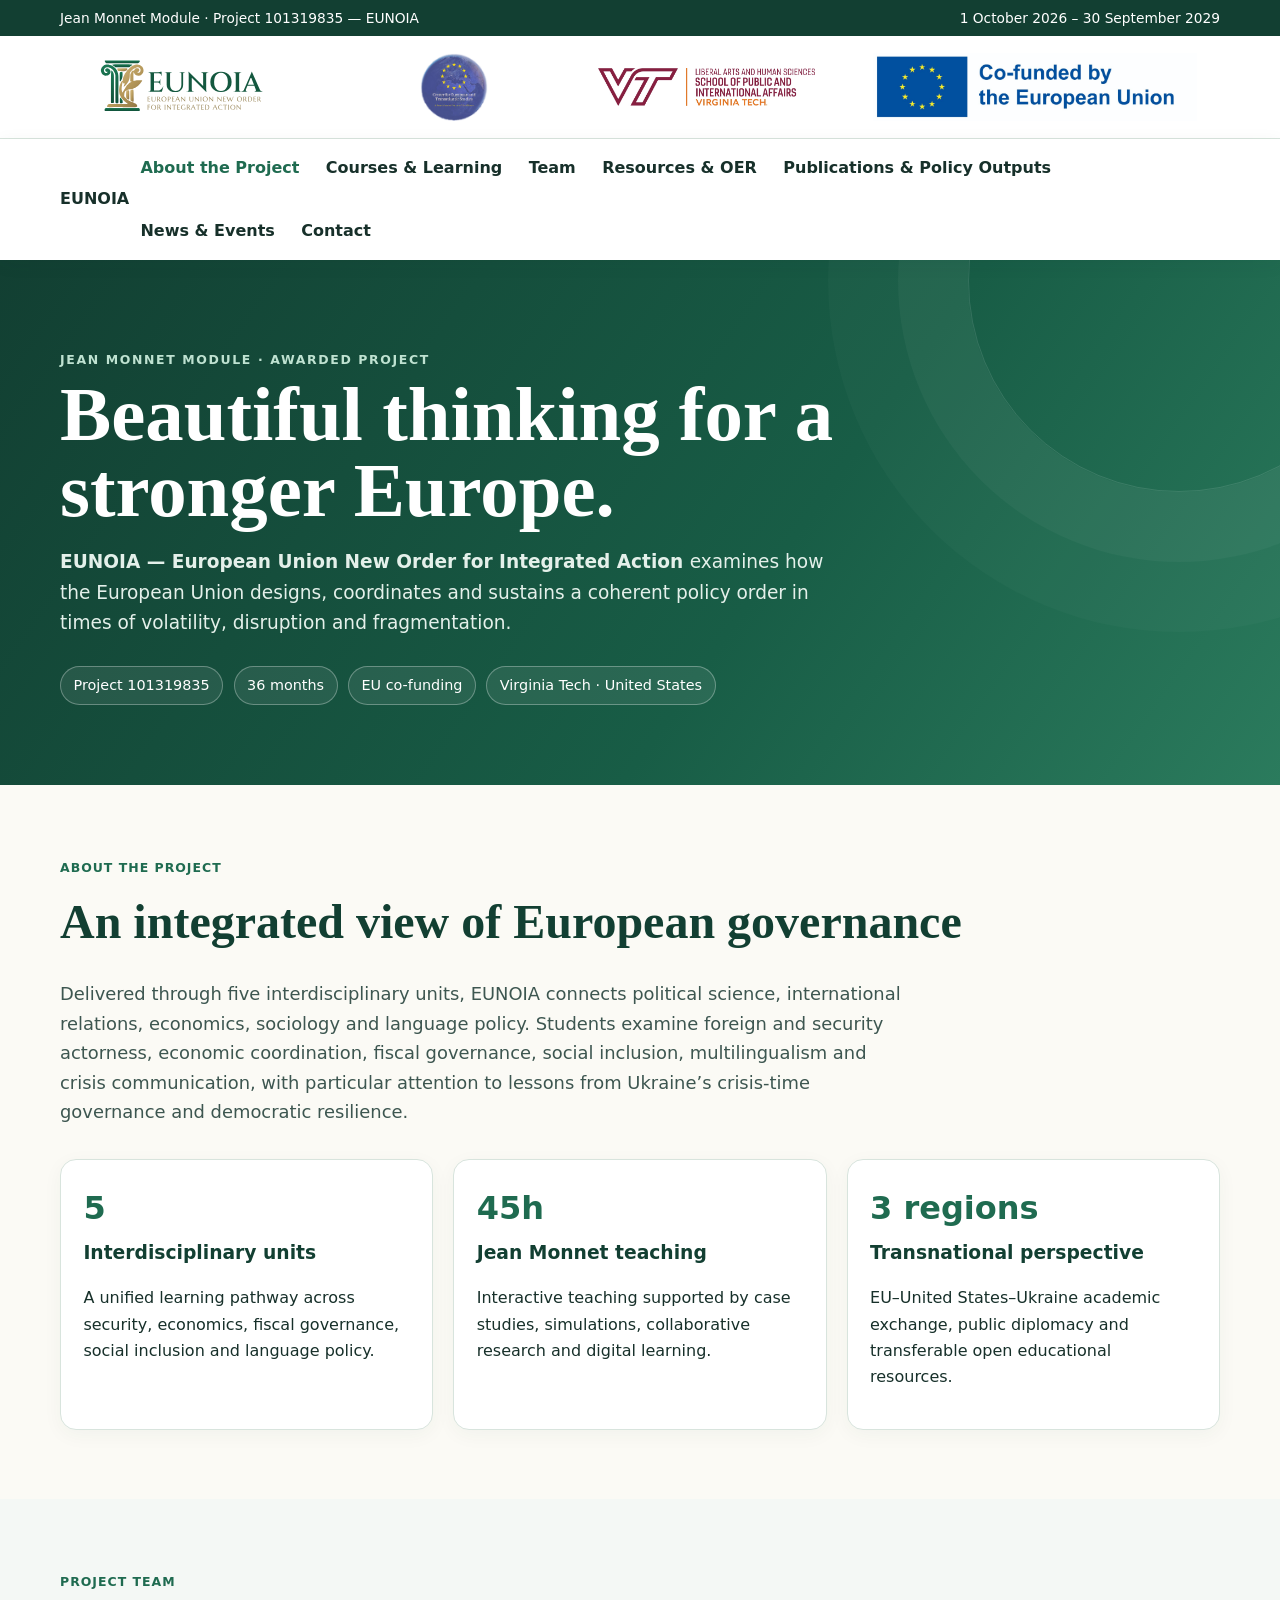
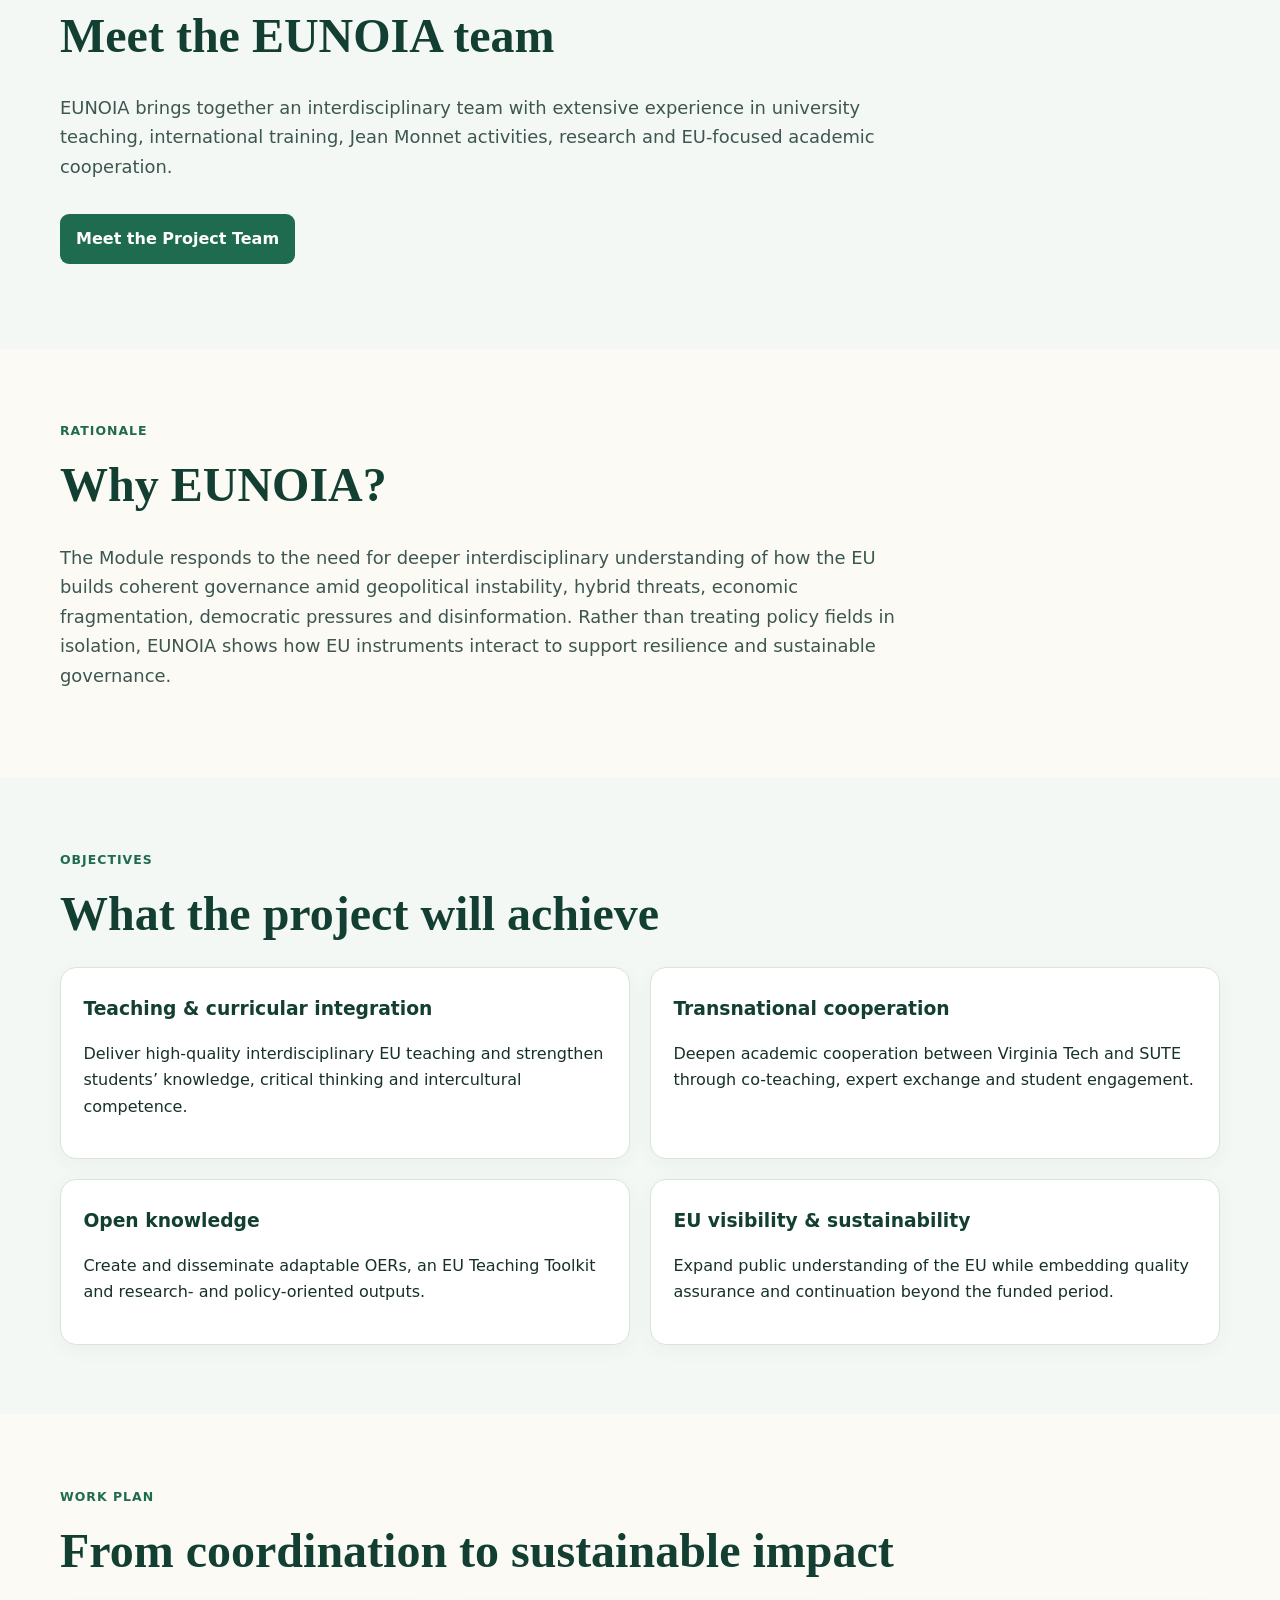
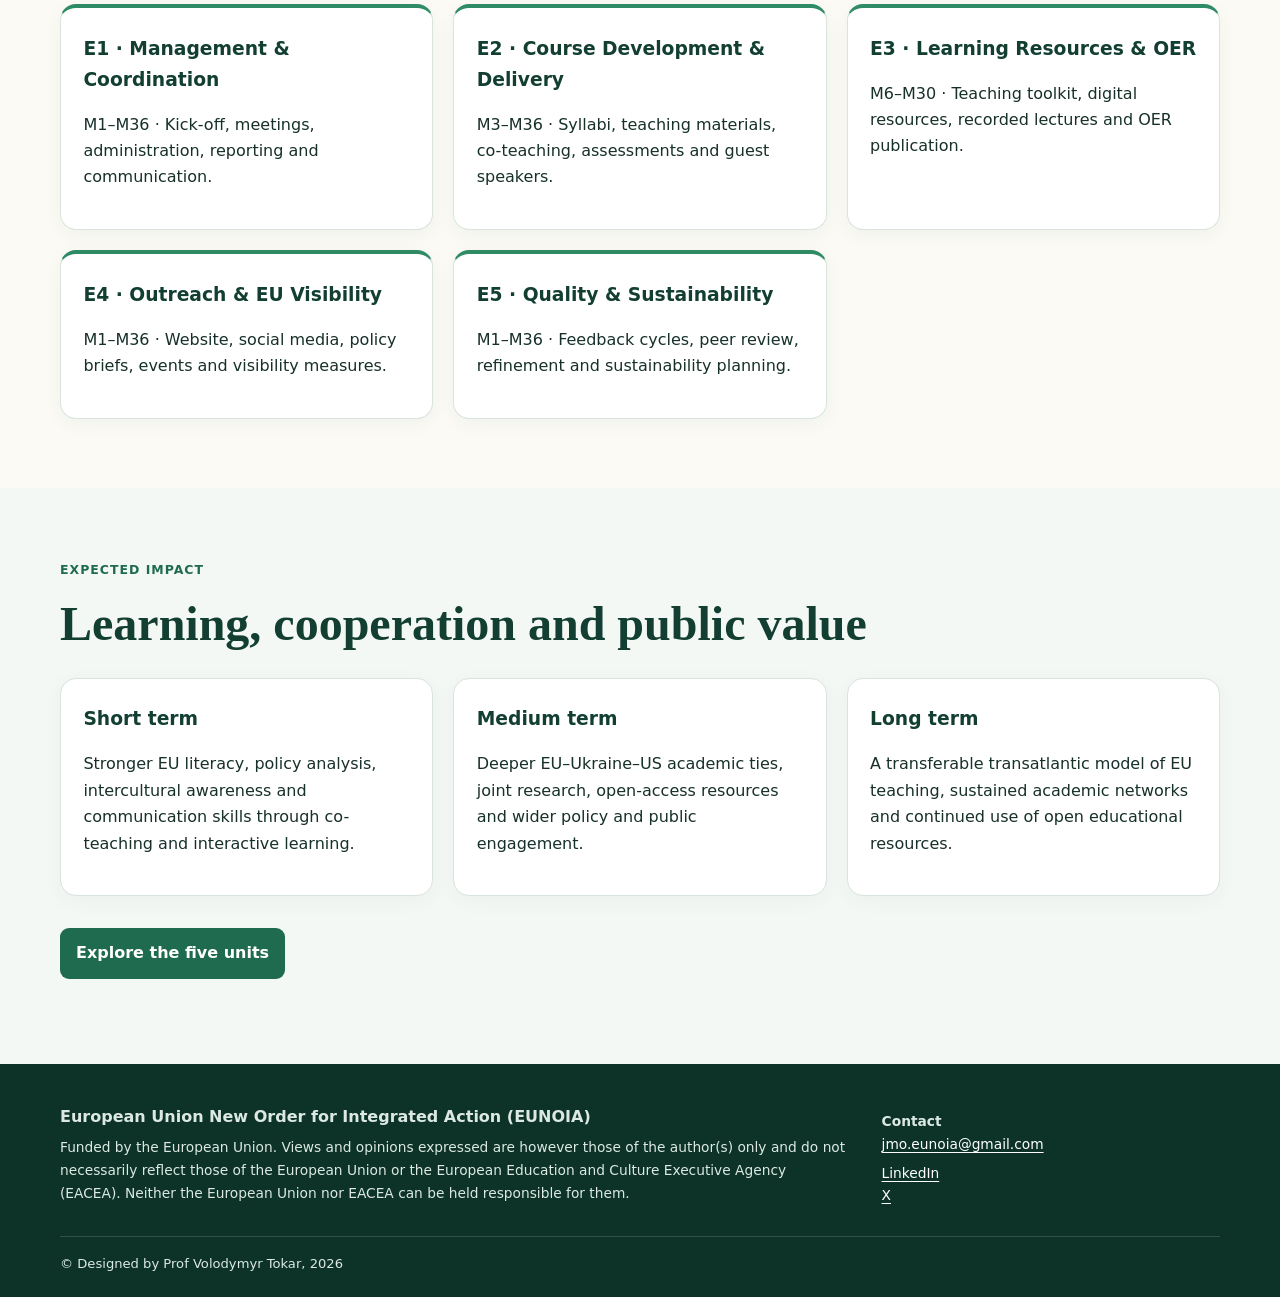
<file: index.html>
<!doctype html>
<html lang="en">

<head>
    <meta charset="utf-8">

    <meta
        name="viewport"
        content="width=device-width,initial-scale=1"
    >

    <meta
        name="description"
        content="EUNOIA Jean Monnet Module: objectives, rationale, work plan, partners, team and expected impact."
    >

    <title>About the Project | EUNOIA</title>

    <link
        rel="stylesheet"
        href="assets/css/style.css"
    >
</head>

<body>

    <a class="skip" href="#main">
        Skip to content
    </a>


    <!-- Top Line -->

    <div class="topline">
        <div class="wrap">

            <span>
                Jean Monnet Module · Project 101319835 — EUNOIA
            </span>

            <span>
                1 October 2026 – 30 September 2029
            </span>

        </div>
    </div>


    <!-- Header -->

    <header class="brandbar">
        <div class="wrap logos">

            <a class="logo-link" href="index.html" aria-label="Go to the EUNOIA homepage"><img
                src="assets/images/eunoia-logo.svg"
                alt="EUNOIA — European Union New Order for Integrated Action"
            ></a>

            <img
                src="assets/images/ceuts-logo.png"
                alt="Center for European Union and Transatlantic Studies"
            >

            <a class="logo-link" href="https://spia.vt.edu/" target="_blank" rel="noopener noreferrer" aria-label="Visit Virginia Tech School of Public and International Affairs"><img
                src="assets/images/virginia-tech.jpg"
                alt="Virginia Tech"
            ></a>

            <img
                src="assets/images/eu-funded.png"
                alt="Co-funded by the European Union"
            >

        </div>
    </header>


    <!-- Navigation -->

    <nav class="nav" aria-label="Main navigation">
        <div class="wrap">

            <strong>EUNOIA</strong>

            <button
                class="mobile-btn"
                aria-expanded="false"
                aria-label="Open navigation"
            >
                Menu
            </button>

            <div class="menu">

                <a href="index.html" class="active">
                    About the Project
                </a>

                <a href="courses.html" class="">
                    Courses & Learning
                </a>

                <a href="team.html" class="">
                    Team
                </a>

                <a href="resources.html" class="">
                    Resources & OER
                </a>

                <a href="publications.html" class="">
                    Publications & Policy Outputs
                </a>

                <a href="news.html" class="">
                    News & Events
                </a>

                <a href="contact.html" class="">
                    Contact
                </a>

            </div>
        </div>
    </nav>


    <!-- Main Content -->

    <main id="main">


        <!-- Hero -->

        <section class="hero">
            <div class="wrap">

                <div class="eyebrow">
                    Jean Monnet Module · Awarded Project
                </div>

                <h1>
                    Beautiful thinking for a stronger Europe.
                </h1>

                <p>
                    <strong>
                        EUNOIA — European Union New Order for Integrated Action
                    </strong>
                    examines how the European Union designs, coordinates and
                    sustains a coherent policy order in times of volatility,
                    disruption and fragmentation.
                </p>

                <div class="hero-meta">

                    <span class="pill">
                        Project 101319835
                    </span>

                    <span class="pill">
                        36 months
                    </span>

                    <span class="pill">
                        EU co-funding
                    </span>

                    <span class="pill">
                        Virginia Tech · United States
                    </span>

                </div>

            </div>
        </section>


        <!-- About the Project -->

        <section class="section">
            <div class="wrap">

                <span class="tag">
                    About the Project
                </span>

                <h2>
                    An integrated view of European governance
                </h2>

                <p class="lead">
                    Delivered through five interdisciplinary units, EUNOIA
                    connects political science, international relations,
                    economics, sociology and language policy. Students examine
                    foreign and security actorness, economic coordination,
                    fiscal governance, social inclusion, multilingualism and
                    crisis communication, with particular attention to lessons
                    from Ukraine’s crisis-time governance and democratic
                    resilience.
                </p>

                <div
                    class="grid grid-3"
                    style="margin-top:2rem"
                >

                    <div class="card">

                        <div class="stat">
                            5
                        </div>

                        <h3>
                            Interdisciplinary units
                        </h3>

                        <p>
                            A unified learning pathway across security,
                            economics, fiscal governance, social inclusion
                            and language policy.
                        </p>

                    </div>

                    <div class="card">

                        <div class="stat">
                            45h
                        </div>

                        <h3>
                            Jean Monnet teaching
                        </h3>

                        <p>
                            Interactive teaching supported by case studies,
                            simulations, collaborative research and digital
                            learning.
                        </p>

                    </div>

                    <div class="card">

                        <div class="stat">
                            3 regions
                        </div>

                        <h3>
                            Transnational perspective
                        </h3>

                        <p>
                            EU–United States–Ukraine academic exchange,
                            public diplomacy and transferable open
                            educational resources.
                        </p>

                    </div>

                </div>

            </div>
        </section>


        <!-- Project Team -->

        <section class="section soft">
            <div class="wrap">

                <span class="tag">
                    Project Team
                </span>

                <h2>
                    Meet the EUNOIA team
                </h2>

                <p class="lead">
                    EUNOIA brings together an interdisciplinary team with
                    extensive experience in university teaching, international
                    training, Jean Monnet activities, research and EU-focused
                    academic cooperation.
                </p>

                <p style="margin-top:2rem">
                    <a
                        class="btn"
                        href="team.html"
                    >
                        Meet the Project Team
                    </a>
                </p>

            </div>
        </section>


        <!-- Rationale -->

        <section class="section">
            <div class="wrap">

                <span class="tag">
                    Rationale
                </span>

                <h2>
                    Why EUNOIA?
                </h2>

                <p class="lead">
                    The Module responds to the need for deeper interdisciplinary
                    understanding of how the EU builds coherent governance amid
                    geopolitical instability, hybrid threats, economic
                    fragmentation, democratic pressures and disinformation.
                    Rather than treating policy fields in isolation, EUNOIA
                    shows how EU instruments interact to support resilience
                    and sustainable governance.
                </p>

            </div>
        </section>


        <!-- Objectives -->

        <section class="section soft">
            <div class="wrap">

                <span class="tag">
                    Objectives
                </span>

                <h2>
                    What the project will achieve
                </h2>

                <div class="grid grid-2">

                    <div class="card">

                        <h3>
                            Teaching & curricular integration
                        </h3>

                        <p>
                            Deliver high-quality interdisciplinary EU teaching
                            and strengthen students’ knowledge, critical
                            thinking and intercultural competence.
                        </p>

                    </div>

                    <div class="card">

                        <h3>
                            Transnational cooperation
                        </h3>

                        <p>
                            Deepen academic cooperation between Virginia Tech
                            and SUTE through co-teaching, expert exchange and
                            student engagement.
                        </p>

                    </div>

                    <div class="card">

                        <h3>
                            Open knowledge
                        </h3>

                        <p>
                            Create and disseminate adaptable OERs, an EU
                            Teaching Toolkit and research- and policy-oriented
                            outputs.
                        </p>

                    </div>

                    <div class="card">

                        <h3>
                            EU visibility & sustainability
                        </h3>

                        <p>
                            Expand public understanding of the EU while
                            embedding quality assurance and continuation
                            beyond the funded period.
                        </p>

                    </div>

                </div>

            </div>
        </section>


        <!-- Work Plan -->

        <section class="section workplan">
            <div class="wrap">

                <span class="tag">
                    Work plan
                </span>

                <h2>
                    From coordination to sustainable impact
                </h2>

                <div class="grid grid-3">

                    <div class="card">

                        <h3>
                            E1 · Management & Coordination
                        </h3>

                        <p>
                            M1–M36 · Kick-off, meetings, administration,
                            reporting and communication.
                        </p>

                    </div>

                    <div class="card">

                        <h3>
                            E2 · Course Development & Delivery
                        </h3>

                        <p>
                            M3–M36 · Syllabi, teaching materials, co-teaching,
                            assessments and guest speakers.
                        </p>

                    </div>

                    <div class="card">

                        <h3>
                            E3 · Learning Resources & OER
                        </h3>

                        <p>
                            M6–M30 · Teaching toolkit, digital resources,
                            recorded lectures and OER publication.
                        </p>

                    </div>

                    <div class="card">

                        <h3>
                            E4 · Outreach & EU Visibility
                        </h3>

                        <p>
                            M1–M36 · Website, social media, policy briefs,
                            events and visibility measures.
                        </p>

                    </div>

                    <div class="card">

                        <h3>
                            E5 · Quality & Sustainability
                        </h3>

                        <p>
                            M1–M36 · Feedback cycles, peer review, refinement
                            and sustainability planning.
                        </p>

                    </div>

                </div>

            </div>
        </section>


        <!-- Expected Impact -->

        <section class="section soft">
            <div class="wrap">

                <span class="tag">
                    Expected impact
                </span>

                <h2>
                    Learning, cooperation and public value
                </h2>

                <div class="grid grid-3">

                    <div class="card">

                        <h3>
                            Short term
                        </h3>

                        <p>
                            Stronger EU literacy, policy analysis,
                            intercultural awareness and communication skills
                            through co-teaching and interactive learning.
                        </p>

                    </div>

                    <div class="card">

                        <h3>
                            Medium term
                        </h3>

                        <p>
                            Deeper EU–Ukraine–US academic ties, joint research,
                            open-access resources and wider policy and public
                            engagement.
                        </p>

                    </div>

                    <div class="card">

                        <h3>
                            Long term
                        </h3>

                        <p>
                            A transferable transatlantic model of EU teaching,
                            sustained academic networks and continued use of
                            open educational resources.
                        </p>

                    </div>

                </div>

                <p style="margin-top:2rem">

                    <a
                        class="btn"
                        href="courses.html"
                    >
                        Explore the five units
                    </a>

                </p>

            </div>
        </section>

    </main>


    <!-- Footer -->

    <footer
        class="footer"
        id="site-footer"
    ></footer>


    <!-- JavaScript -->

    <script src="assets/js/site.js"></script>

</body>

</html>
</file>
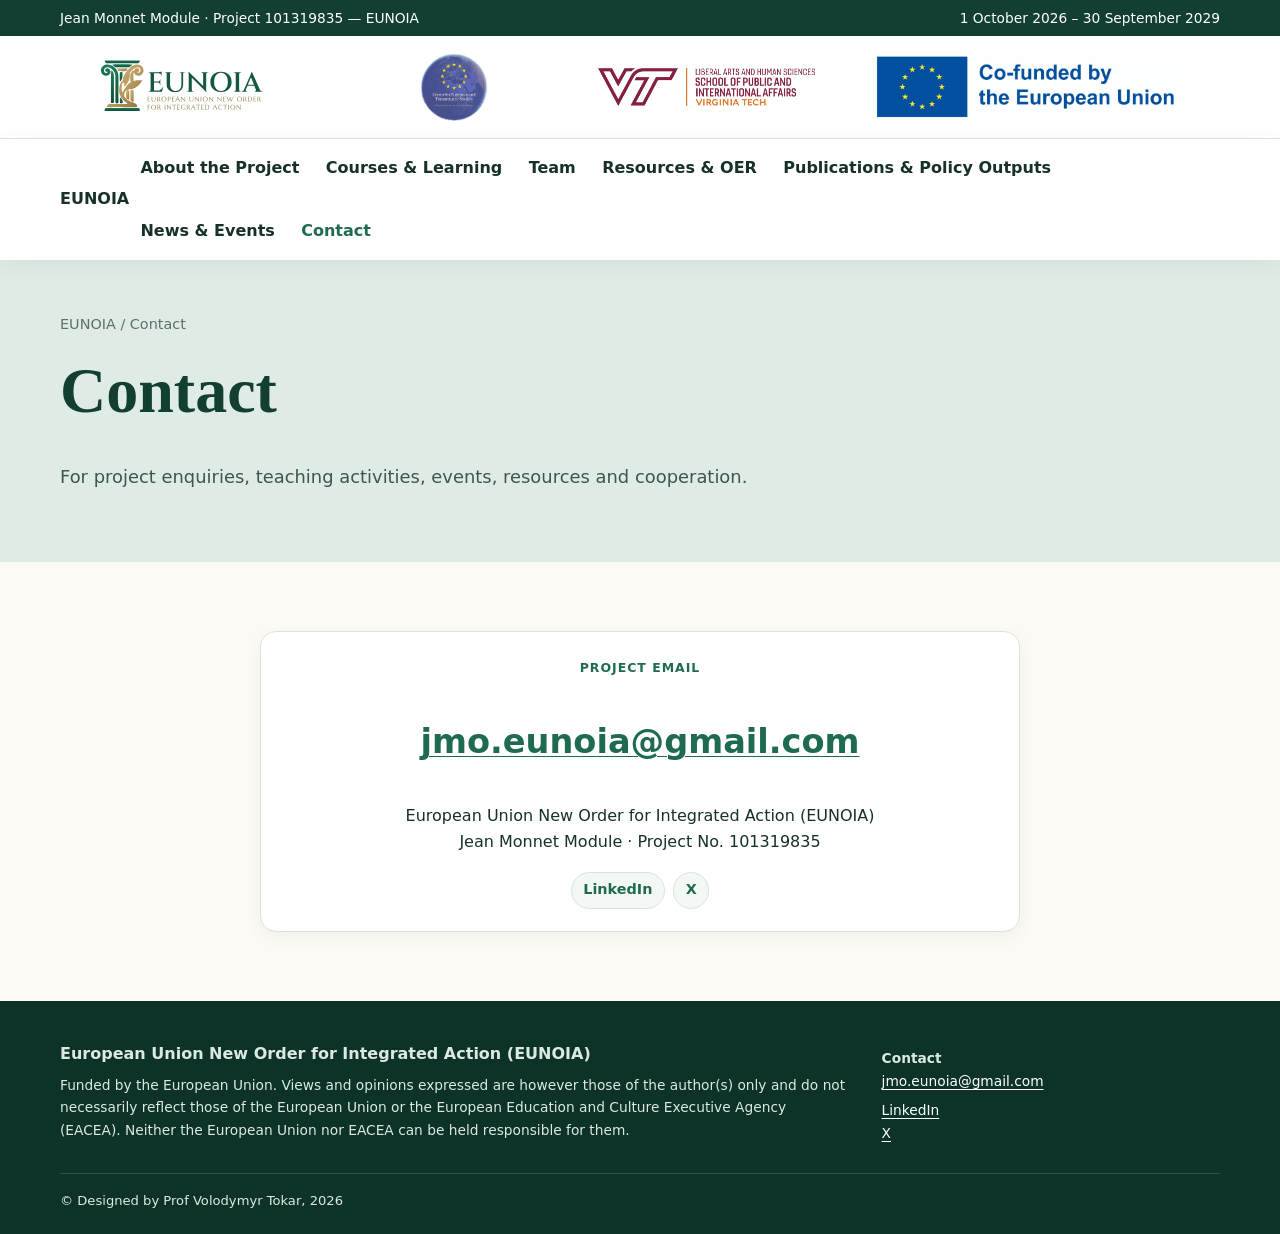
<file: contact.html>
<!doctype html>
<html lang="en">

<head>
    <meta charset="utf-8">
    <meta name="viewport" content="width=device-width,initial-scale=1">
    <meta
        name="description"
        content="Contact the EUNOIA Jean Monnet Module."
    >

    <title>Contact | EUNOIA</title>

    <link rel="stylesheet" href="assets/css/style.css">
</head>

<body>

    <a class="skip" href="#main">Skip to content</a>

    <div class="topline">
        <div class="wrap">
            <span>Jean Monnet Module · Project 101319835 — EUNOIA</span>
            <span>1 October 2026 – 30 September 2029</span>
        </div>
    </div>

    <header class="brandbar">
        <div class="wrap logos">

            <a class="logo-link" href="index.html" aria-label="Go to the EUNOIA homepage"><img
                src="assets/images/eunoia-logo.svg"
                alt="EUNOIA — European Union New Order for Integrated Action"
            ></a>

            <img
                src="assets/images/ceuts-logo.png"
                alt="Center for European Union and Transatlantic Studies"
            >

            <a class="logo-link" href="https://spia.vt.edu/" target="_blank" rel="noopener noreferrer" aria-label="Visit Virginia Tech School of Public and International Affairs"><img
                src="assets/images/virginia-tech.jpg"
                alt="Virginia Tech"
            ></a>

            <img
                src="assets/images/eu-funded.png"
                alt="Co-funded by the European Union"
            >

        </div>
    </header>

    <nav class="nav" aria-label="Main navigation">
        <div class="wrap">

            <strong>EUNOIA</strong>

            <button
                class="mobile-btn"
                aria-expanded="false"
                aria-label="Open navigation"
            >
                Menu
            </button>

            <div class="menu">

                <a href="index.html" class="">
                    About the Project
                </a>

                <a href="courses.html" class="">
                    Courses & Learning
                </a>

                <a href="team.html" class="">
                    Team
                </a>

                <a href="resources.html" class="">
                    Resources & OER
                </a>

                <a href="publications.html" class="">
                    Publications & Policy Outputs
                </a>

                <a href="news.html" class="">
                    News & Events
                </a>

                <a href="contact.html" class="active">
                    Contact
                </a>

            </div>
        </div>
    </nav>

    <main id="main">

        <section class="pagehead">
            <div class="wrap">

                <div class="crumb">
                    EUNOIA / Contact
                </div>

                <h1>Contact</h1>

                <p class="lead">
                    For project enquiries, teaching activities, events,
                    resources and cooperation.
                </p>

            </div>
        </section>

        <section class="section">
            <div class="wrap">

                <div class="card contactbox">

                    <span class="tag">
                        Project email
                    </span>

                    <p class="contactmail">
                        <a href="mailto:jmo.eunoia@gmail.com">
                            jmo.eunoia@gmail.com
                        </a>
                    </p>

                    <p>
                        European Union New Order for Integrated Action (EUNOIA)
                        <br>
                        Jean Monnet Module · Project No. 101319835
                    </p>

                    <div
                        class="links"
                        style="justify-content:center"
                    >

                        <a
                            href="https://www.linkedin.com/company/eunoia-–-jmo/"
                            target="_blank"
                            rel="noopener noreferrer"
                        >
                            LinkedIn
                        </a>

                        <a
                            href="https://x.com/EUNOIA_JMO"
                            target="_blank"
                            rel="noopener noreferrer"
                        >
                            X
                        </a>

                    </div>

                </div>

            </div>
        </section>

    </main>

    <footer
        class="footer"
        id="site-footer"
    ></footer>

    <script src="assets/js/site.js"></script>

</body>

</html>
</file>
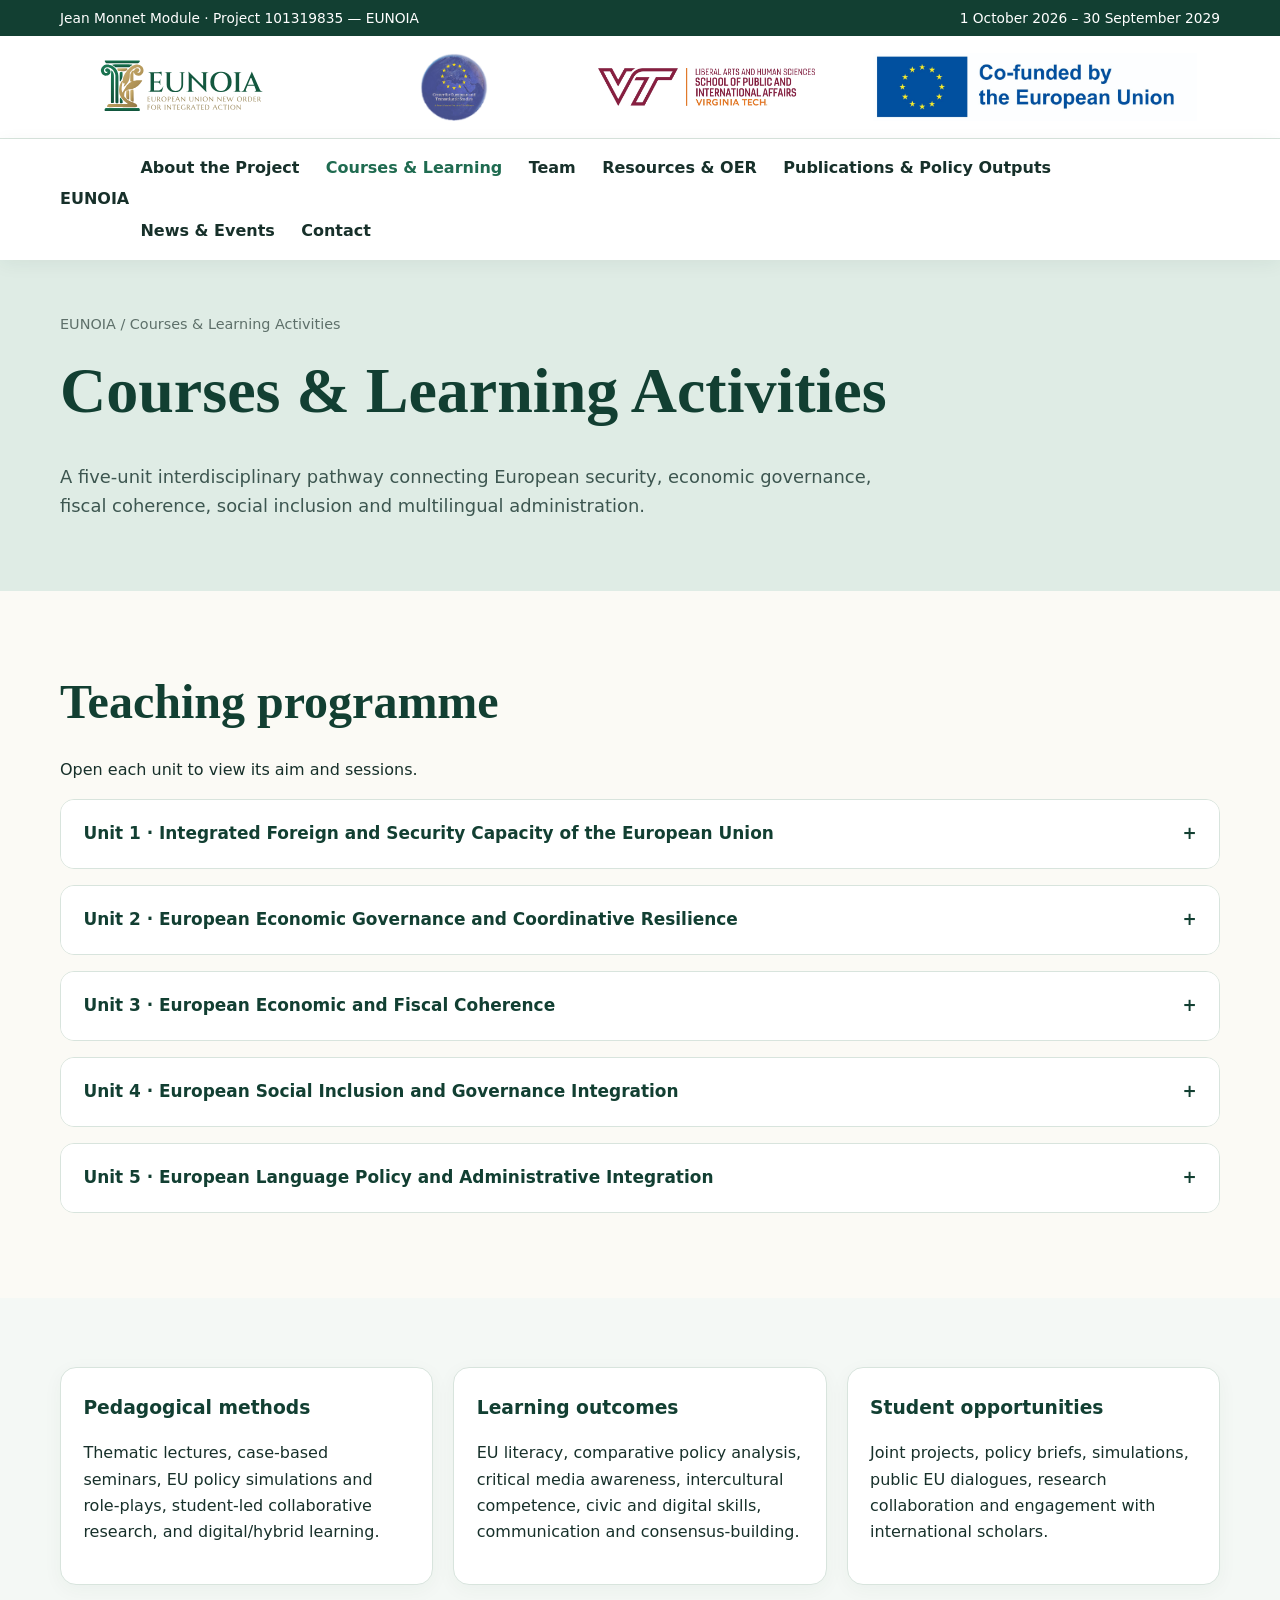
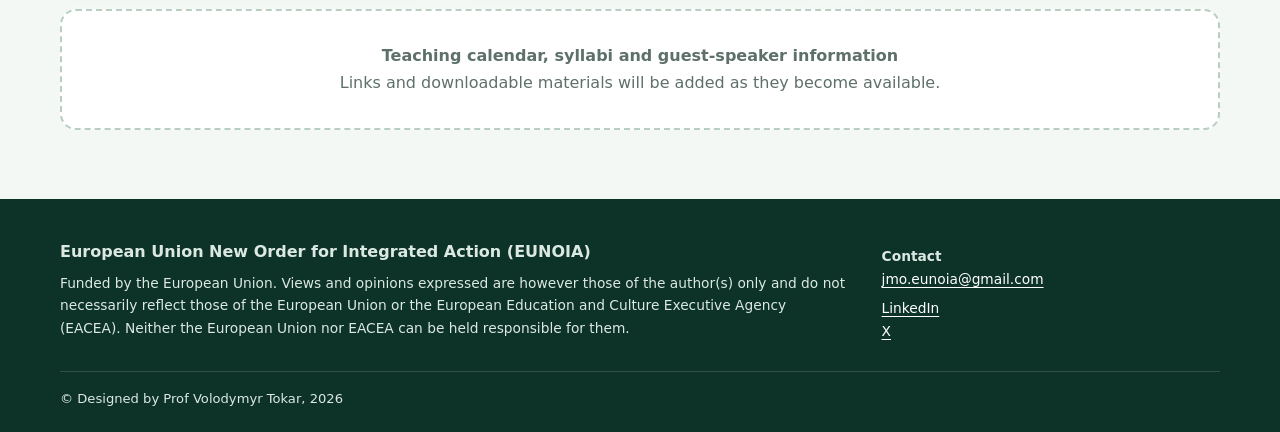
<file: courses.html>
<!doctype html>
<html lang="en">

<head>
    <meta charset="utf-8">

    <meta
        name="viewport"
        content="width=device-width,initial-scale=1"
    >

    <meta
        name="description"
        content="EUNOIA teaching programme, learning activities, methods and student opportunities."
    >

    <title>Courses & Learning Activities | EUNOIA</title>

    <link
        rel="stylesheet"
        href="assets/css/style.css"
    >
</head>

<body>

    <a class="skip" href="#main">
        Skip to content
    </a>

    <div class="topline">
        <div class="wrap">

            <span>
                Jean Monnet Module · Project 101319835 — EUNOIA
            </span>

            <span>
                1 October 2026 – 30 September 2029
            </span>

        </div>
    </div>


    <!-- Header -->

    <header class="brandbar">
        <div class="wrap logos">

            <a class="logo-link" href="index.html" aria-label="Go to the EUNOIA homepage"><img
                src="assets/images/eunoia-logo.svg"
                alt="EUNOIA — European Union New Order for Integrated Action"
            ></a>

            <img
                src="assets/images/ceuts-logo.png"
                alt="Center for European Union and Transatlantic Studies"
            >

            <a class="logo-link" href="https://spia.vt.edu/" target="_blank" rel="noopener noreferrer" aria-label="Visit Virginia Tech School of Public and International Affairs"><img
                src="assets/images/virginia-tech.jpg"
                alt="Virginia Tech"
            ></a>

            <img
                src="assets/images/eu-funded.png"
                alt="Co-funded by the European Union"
            >

        </div>
    </header>


    <!-- Navigation -->

    <nav class="nav" aria-label="Main navigation">
        <div class="wrap">

            <strong>EUNOIA</strong>

            <button
                class="mobile-btn"
                aria-expanded="false"
                aria-label="Open navigation"
            >
                Menu
            </button>

            <div class="menu">

                <a href="index.html" class="">
                    About the Project
                </a>

                <a href="courses.html" class="active">
                    Courses & Learning
                </a>

                <a href="team.html" class="">
                    Team
                </a>

                <a href="resources.html" class="">
                    Resources & OER
                </a>

                <a href="publications.html" class="">
                    Publications & Policy Outputs
                </a>

                <a href="news.html" class="">
                    News & Events
                </a>

                <a href="contact.html" class="">
                    Contact
                </a>

            </div>
        </div>
    </nav>


    <!-- Main Content -->

    <main id="main">

        <!-- Page Header -->

        <section class="pagehead">
            <div class="wrap">

                <div class="crumb">
                    EUNOIA / Courses & Learning Activities
                </div>

                <h1>
                    Courses & Learning Activities
                </h1>

                <p class="lead">
                    A five-unit interdisciplinary pathway connecting European
                    security, economic governance, fiscal coherence, social
                    inclusion and multilingual administration.
                </p>

            </div>
        </section>


        <!-- Teaching Programme -->

        <section class="section">
            <div class="wrap">

                <h2>
                    Teaching programme
                </h2>

                <p>
                    Open each unit to view its aim and sessions.
                </p>


                <!-- Unit 1 -->

                <div class="accordion">

                    <button aria-expanded="false">

                        <span>
                            Unit 1 · Integrated Foreign and Security Capacity
                            of the European Union
                        </span>

                        <span class="mark">
                            +
                        </span>

                    </button>

                    <div class="content">

                        <p class="unit-meta">
                            Lead: Prof. Yannis Stivachtis
                        </p>

                        <p>
                            <strong>Unit aim:</strong>
                            To analyse how the EU’s security, strategic
                            alignment, and external partnerships form a
                            coherent framework for action beyond its borders.
                        </p>

                        <h3>
                            Sessions
                        </h3>

                        <ol>
                            <li>
                                Introduction: the goals and purpose of EUNOIA
                            </li>

                            <li>
                                Building Europe’s Integrated Foreign and
                                Security Capacity
                            </li>

                            <li>
                                European Strategic Alignment and Transatlantic
                                Partnership
                            </li>

                            <li>
                                Enlargement and the Deepening of Europe’s
                                Regional Integration
                            </li>

                            <li>
                                Europe’s Neighborhood as an Integrated
                                Partnership Zone
                            </li>

                            <li>
                                European Multilateral Coherence in a Shifting
                                Global Order
                            </li>

                            <li>
                                Public Engagement and the EU’s Global Presence
                                Strategy
                            </li>
                        </ol>

                    </div>
                </div>


                <!-- Unit 2 -->

                <div class="accordion">

                    <button aria-expanded="false">

                        <span>
                            Unit 2 · European Economic Governance and
                            Coordinative Resilience
                        </span>

                        <span class="mark">
                            +
                        </span>

                    </button>

                    <div class="content">

                        <p class="unit-meta">
                            Lead: Dr. Dimitris Tsarouhas
                        </p>

                        <p>
                            <strong>Unit aim:</strong>
                            To explore how the EU coordinates economic
                            governance and crisis response while integrating
                            diverse national economies into a resilient
                            common framework.
                        </p>

                        <h3>
                            Sessions
                        </h3>

                        <ol>
                            <li>
                                European Economic Coordination and Crisis
                                Response
                            </li>

                            <li>
                                European Conditionality and the Integration
                                of Periphery and Core
                            </li>

                            <li>
                                Learning and Policy Transfer in the European
                                Governance Model
                            </li>

                            <li>
                                European Economic Governance in a Changing
                                Global Order
                            </li>
                        </ol>

                    </div>
                </div>


                <!-- Unit 3 -->

                <div class="accordion">

                    <button aria-expanded="false">

                        <span>
                            Unit 3 · European Economic and Fiscal Coherence
                        </span>

                        <span class="mark">
                            +
                        </span>

                    </button>

                    <div class="content">

                        <p class="unit-meta">
                            Lead: Prof. Volodymyr Tokar
                        </p>

                        <p>
                            <strong>Unit aim:</strong>
                            To investigate the structures that enable Europe
                            to align fiscal policy, financial innovation, and
                            macroeconomic safeguards for integrated prosperity.
                        </p>

                        <h3>
                            Sessions
                        </h3>

                        <ol>
                            <li>
                                European Fiscal Rules and the Architecture
                                of Budgetary Coherence
                            </li>

                            <li>
                                Institutional Investors and Europe’s Financial
                                Governance Fabric
                            </li>

                            <li>
                                Artificial Intelligence and Financial
                                Innovation for European Resilience
                            </li>

                            <li>
                                Economic Shock Absorbers and Social Buffers
                                in the EU Framework
                            </li>
                        </ol>

                    </div>
                </div>


                <!-- Unit 4 -->

                <div class="accordion">

                    <button aria-expanded="false">

                        <span>
                            Unit 4 · European Social Inclusion and Governance
                            Integration
                        </span>

                        <span class="mark">
                            +
                        </span>

                    </button>

                    <div class="content">

                        <p class="unit-meta">
                            Lead: Prof. Volodymyr Tokar
                        </p>

                        <p>
                            <strong>Unit aim:</strong>
                            To examine how the EU mainstreams gender, migration,
                            and local partnership models into a socially
                            cohesive and inclusive governance order.
                        </p>

                        <h3>
                            Sessions
                        </h3>

                        <ol>
                            <li>
                                Gender Equality as a Cornerstone of European
                                Social Integration
                            </li>

                            <li>
                                European Migration Policy and Social Cohesion
                                Mechanisms
                            </li>

                            <li>
                                Community Clusters and European Inclusive
                                Governance
                            </li>

                            <li>
                                European Social Partnerships and Local
                                Integration Mechanisms
                            </li>
                        </ol>

                    </div>
                </div>


                <!-- Unit 5 -->

                <div class="accordion">

                    <button aria-expanded="false">

                        <span>
                            Unit 5 · European Language Policy and
                            Administrative Integration
                        </span>

                        <span class="mark">
                            +
                        </span>

                    </button>

                    <div class="content">

                        <p class="unit-meta">
                            Lead: Dr. Natalia Teslenko
                        </p>

                        <p>
                            <strong>Unit aim:</strong>
                            To reflect on how multilingual governance and
                            narrative coherence strengthen the EU’s
                            administrative capacity and legitimacy in
                            crisis settings.
                        </p>

                        <h3>
                            Sessions
                        </h3>

                        <ol>
                            <li>
                                Multilingual Governance and the European
                                Administrative Space
                            </li>

                            <li>
                                Narrative Coherence and Crisis Communication
                                in Europe
                            </li>
                        </ol>

                    </div>
                </div>

            </div>
        </section>


        <!-- Learning Methods and Opportunities -->

        <section class="section soft">
            <div class="wrap">

                <div class="grid grid-3">

                    <div class="card">

                        <h3>
                            Pedagogical methods
                        </h3>

                        <p>
                            Thematic lectures, case-based seminars, EU policy
                            simulations and role-plays, student-led
                            collaborative research, and digital/hybrid
                            learning.
                        </p>

                    </div>

                    <div class="card">

                        <h3>
                            Learning outcomes
                        </h3>

                        <p>
                            EU literacy, comparative policy analysis, critical
                            media awareness, intercultural competence, civic
                            and digital skills, communication and
                            consensus-building.
                        </p>

                    </div>

                    <div class="card">

                        <h3>
                            Student opportunities
                        </h3>

                        <p>
                            Joint projects, policy briefs, simulations, public
                            EU dialogues, research collaboration and engagement
                            with international scholars.
                        </p>

                    </div>

                </div>


                <!-- Forthcoming Materials -->

                <div
                    class="placeholder"
                    style="margin-top:1.5rem"
                >

                    <strong>
                        Teaching calendar, syllabi and guest-speaker information
                    </strong>

                    <br>

                    Links and downloadable materials will be added as they
                    become available.

                </div>

            </div>
        </section>

    </main>


    <!-- Footer -->

    <footer
        class="footer"
        id="site-footer"
    ></footer>


    <!-- JavaScript -->

    <script src="assets/js/site.js"></script>

</body>

</html>
</file>
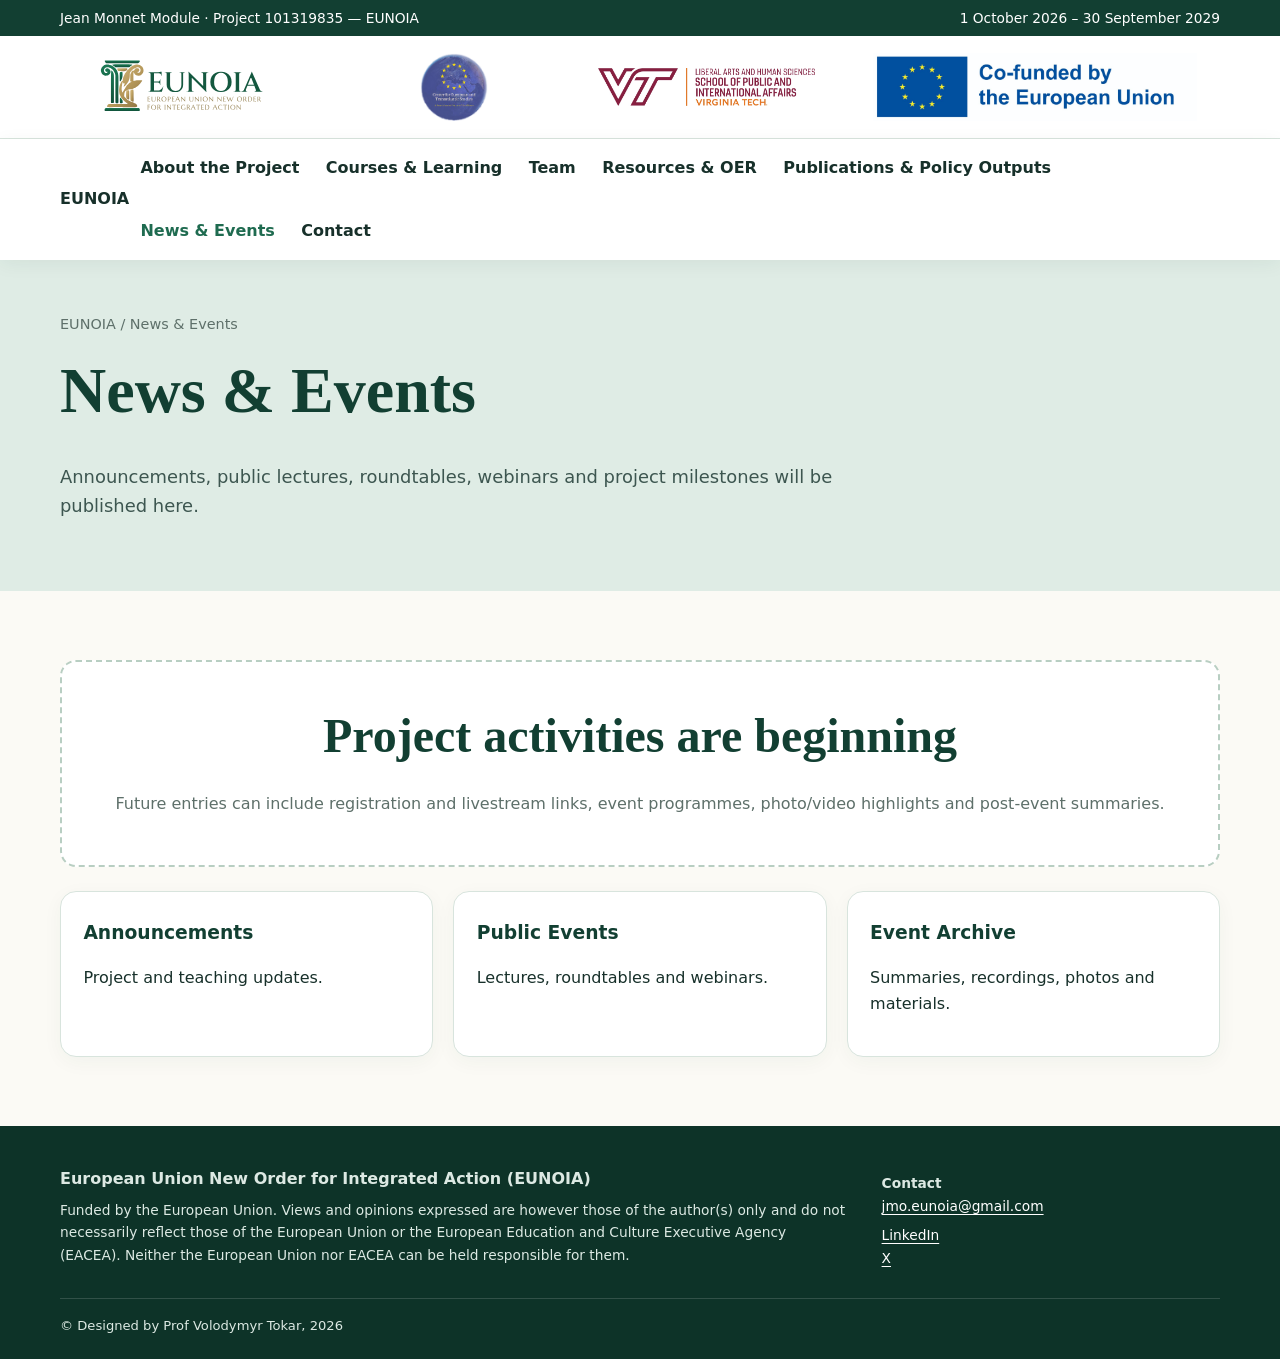
<file: news.html>
<!doctype html>
<html lang="en">

<head>
    <meta charset="utf-8">

    <meta
        name="viewport"
        content="width=device-width,initial-scale=1"
    >

    <meta
        name="description"
        content="EUNOIA news, announcements, public lectures, roundtables and webinars."
    >

    <title>News & Events | EUNOIA</title>

    <link
        rel="stylesheet"
        href="assets/css/style.css"
    >
</head>

<body>

    <a class="skip" href="#main">
        Skip to content
    </a>


    <!-- Top Line -->

    <div class="topline">
        <div class="wrap">

            <span>
                Jean Monnet Module · Project 101319835 — EUNOIA
            </span>

            <span>
                1 October 2026 – 30 September 2029
            </span>

        </div>
    </div>


    <!-- Header -->

    <header class="brandbar">
        <div class="wrap logos">

            <a class="logo-link" href="index.html" aria-label="Go to the EUNOIA homepage"><img
                src="assets/images/eunoia-logo.svg"
                alt="EUNOIA — European Union New Order for Integrated Action"
            ></a>

            <img
                src="assets/images/ceuts-logo.png"
                alt="Center for European Union and Transatlantic Studies"
            >

            <a class="logo-link" href="https://spia.vt.edu/" target="_blank" rel="noopener noreferrer" aria-label="Visit Virginia Tech School of Public and International Affairs"><img
                src="assets/images/virginia-tech.jpg"
                alt="Virginia Tech"
            ></a>

            <img
                src="assets/images/eu-funded.png"
                alt="Co-funded by the European Union"
            >

        </div>
    </header>


    <!-- Navigation -->

    <nav
        class="nav"
        aria-label="Main navigation"
    >
        <div class="wrap">

            <strong>
                EUNOIA
            </strong>

            <button
                class="mobile-btn"
                aria-expanded="false"
                aria-label="Open navigation"
            >
                Menu
            </button>

            <div class="menu">

                <a
                    href="index.html"
                    class=""
                >
                    About the Project
                </a>

                <a
                    href="courses.html"
                    class=""
                >
                    Courses & Learning
                </a>

                <a
                    href="team.html"
                    class=""
                >
                    Team
                </a>

                <a
                    href="resources.html"
                    class=""
                >
                    Resources & OER
                </a>

                <a
                    href="publications.html"
                    class=""
                >
                    Publications & Policy Outputs
                </a>

                <a
                    href="news.html"
                    class="active"
                >
                    News & Events
                </a>

                <a
                    href="contact.html"
                    class=""
                >
                    Contact
                </a>

            </div>

        </div>
    </nav>


    <!-- Main Content -->

    <main id="main">


        <!-- Page Header -->

        <section class="pagehead">
            <div class="wrap">

                <div class="crumb">
                    EUNOIA / News & Events
                </div>

                <h1>
                    News & Events
                </h1>

                <p class="lead">
                    Announcements, public lectures, roundtables, webinars
                    and project milestones will be published here.
                </p>

            </div>
        </section>


        <!-- News & Events -->

        <section class="section">
            <div class="wrap">


                <!-- Introductory Placeholder -->

                <div class="placeholder">

                    <h2>
                        Project activities are beginning
                    </h2>

                    <p>
                        Future entries can include registration and livestream
                        links, event programmes, photo/video highlights and
                        post-event summaries.
                    </p>

                </div>


                <!-- Event Categories -->

                <div
                    class="grid grid-3"
                    style="margin-top:1.5rem"
                >

                    <div class="card">

                        <h3>
                            Announcements
                        </h3>

                        <p>
                            Project and teaching updates.
                        </p>

                    </div>


                    <div class="card">

                        <h3>
                            Public Events
                        </h3>

                        <p>
                            Lectures, roundtables and webinars.
                        </p>

                    </div>


                    <div class="card">

                        <h3>
                            Event Archive
                        </h3>

                        <p>
                            Summaries, recordings, photos and materials.
                        </p>

                    </div>

                </div>

            </div>
        </section>

    </main>


    <!-- Footer -->

    <footer
        class="footer"
        id="site-footer"
    ></footer>


    <!-- JavaScript -->

    <script src="assets/js/site.js"></script>

</body>

</html>
</file>
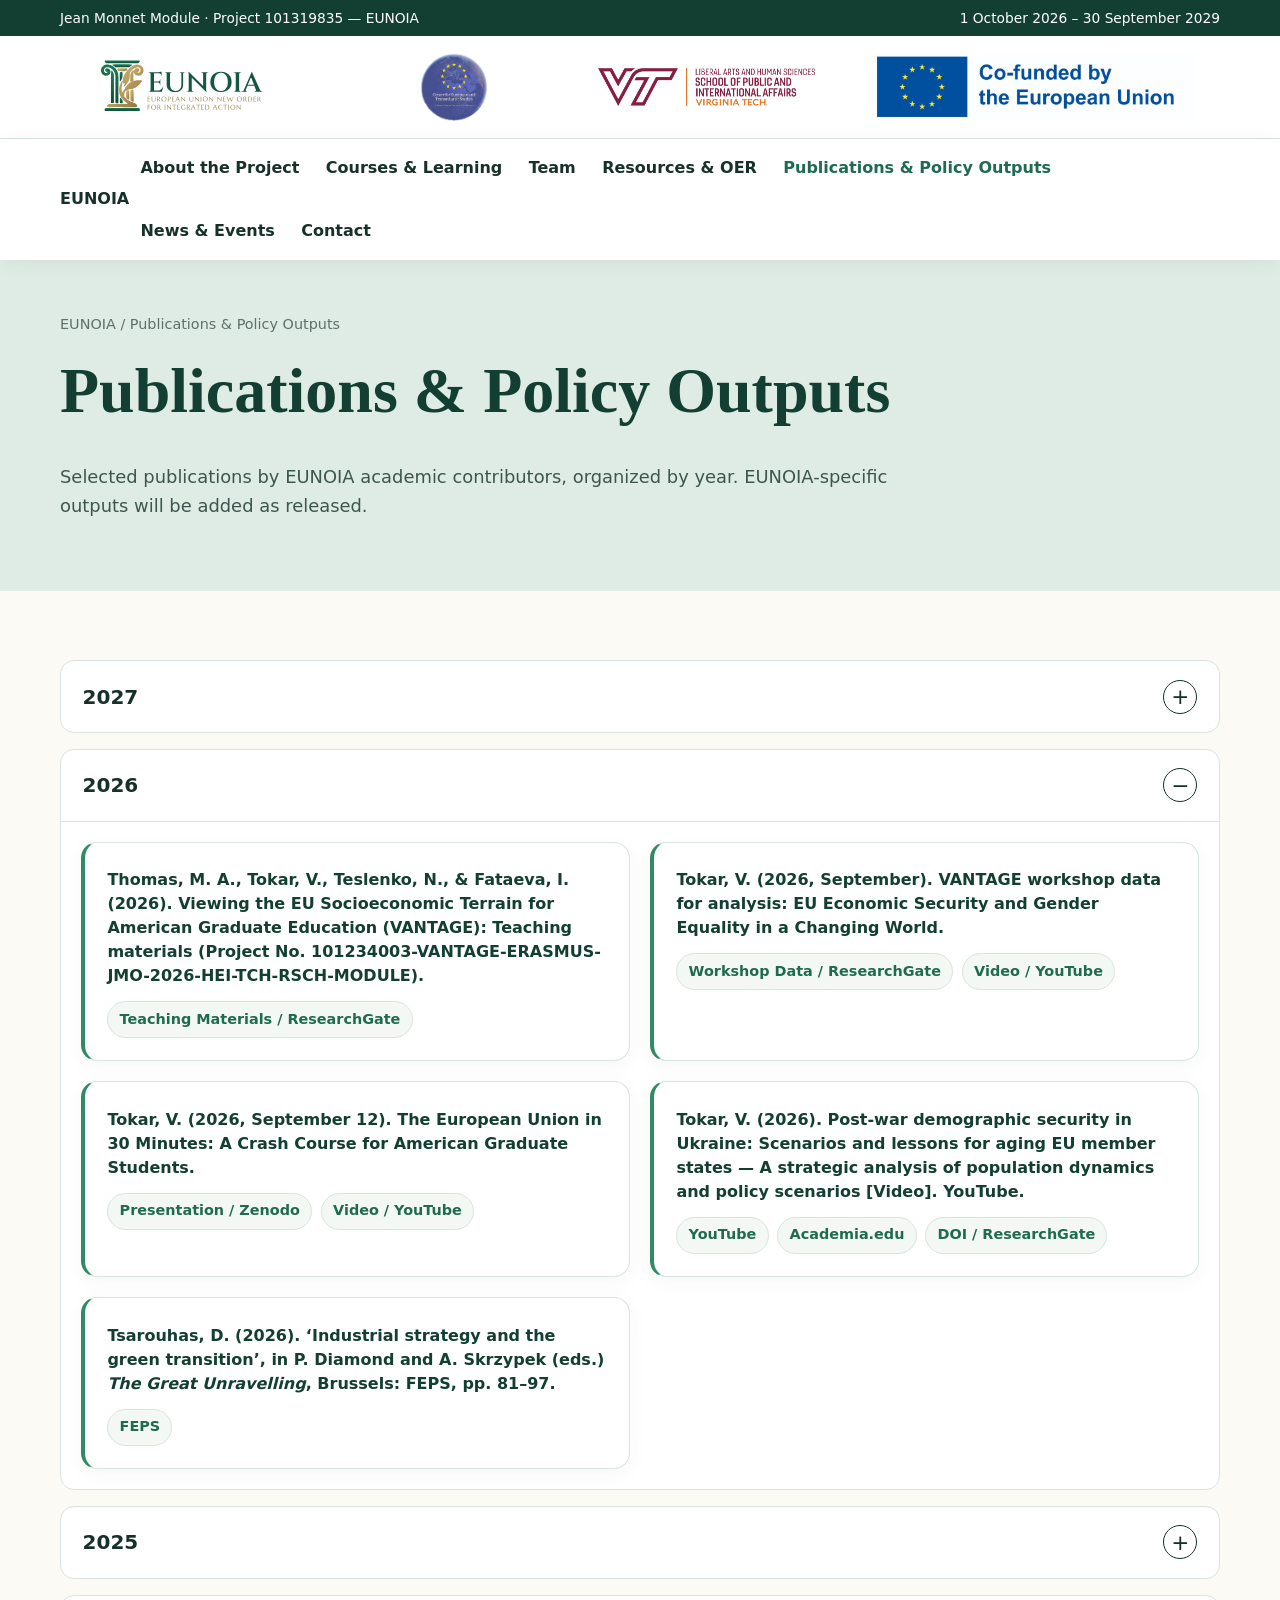
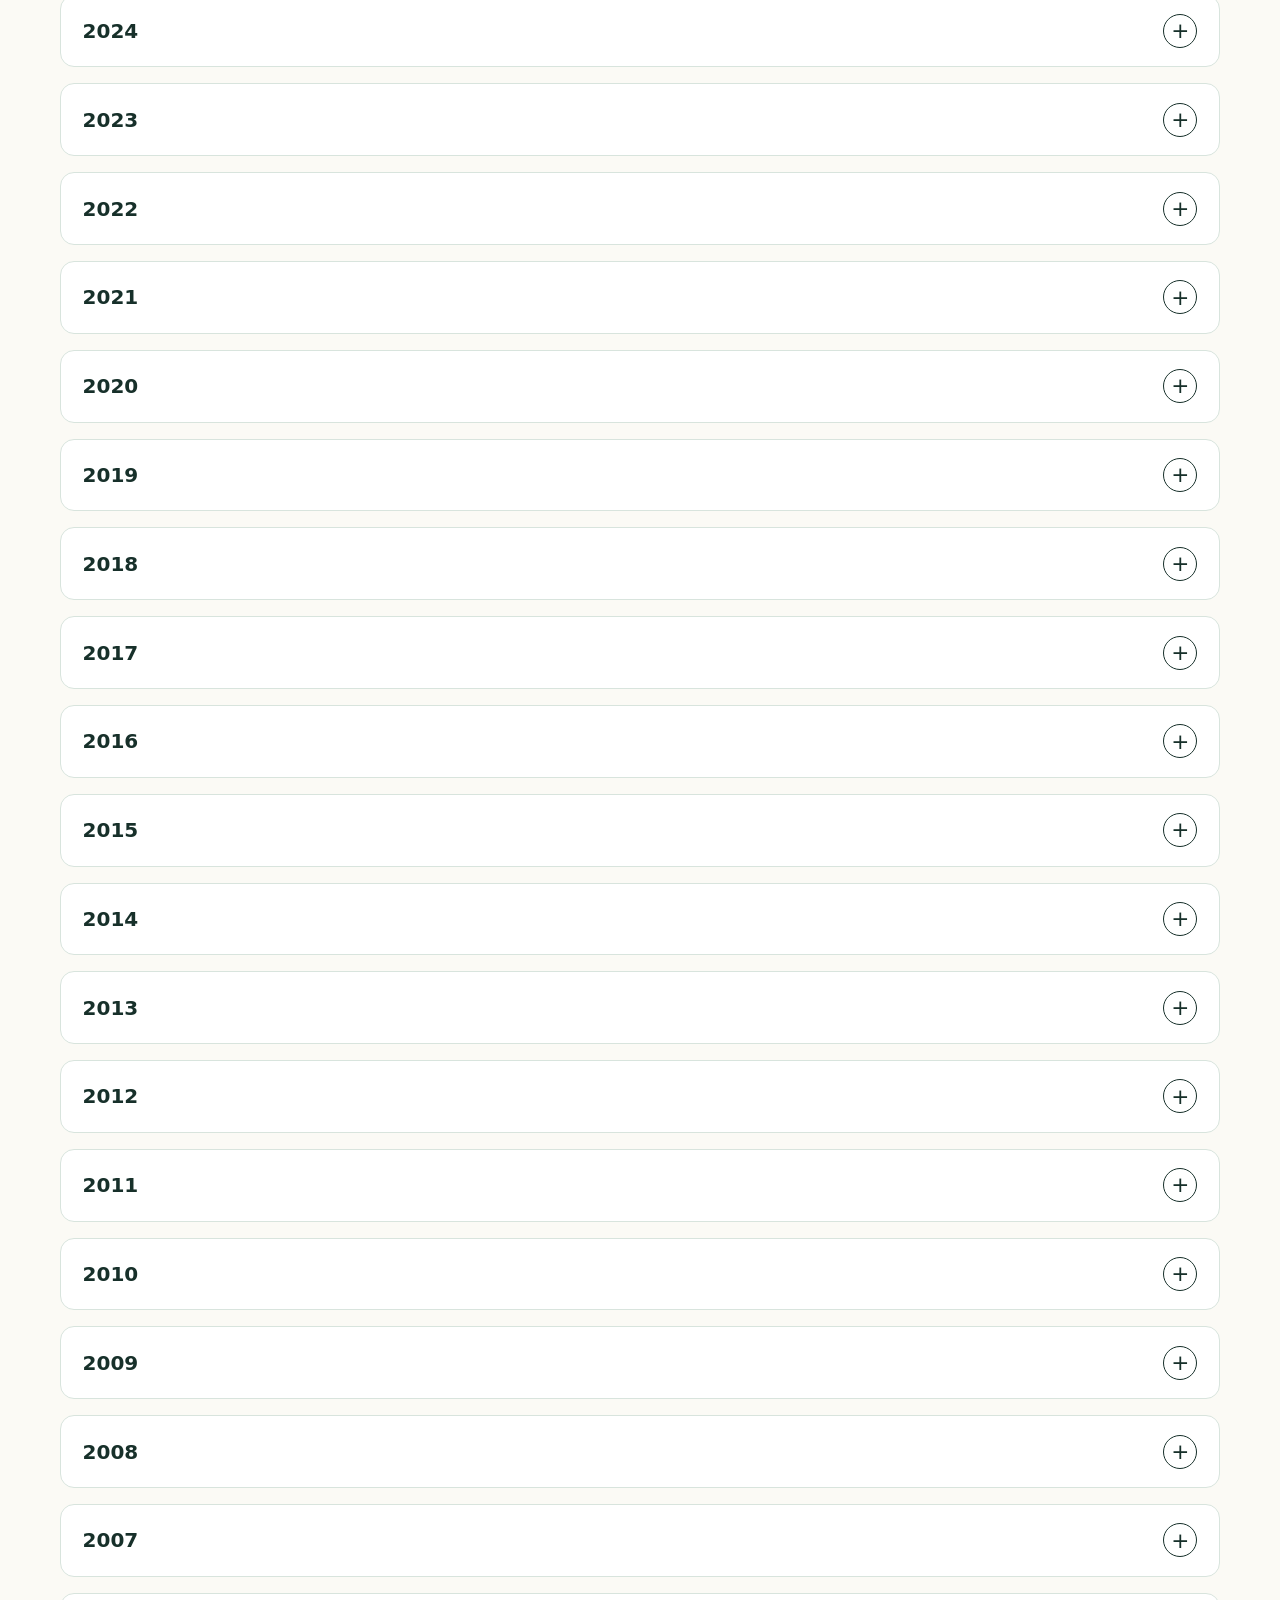
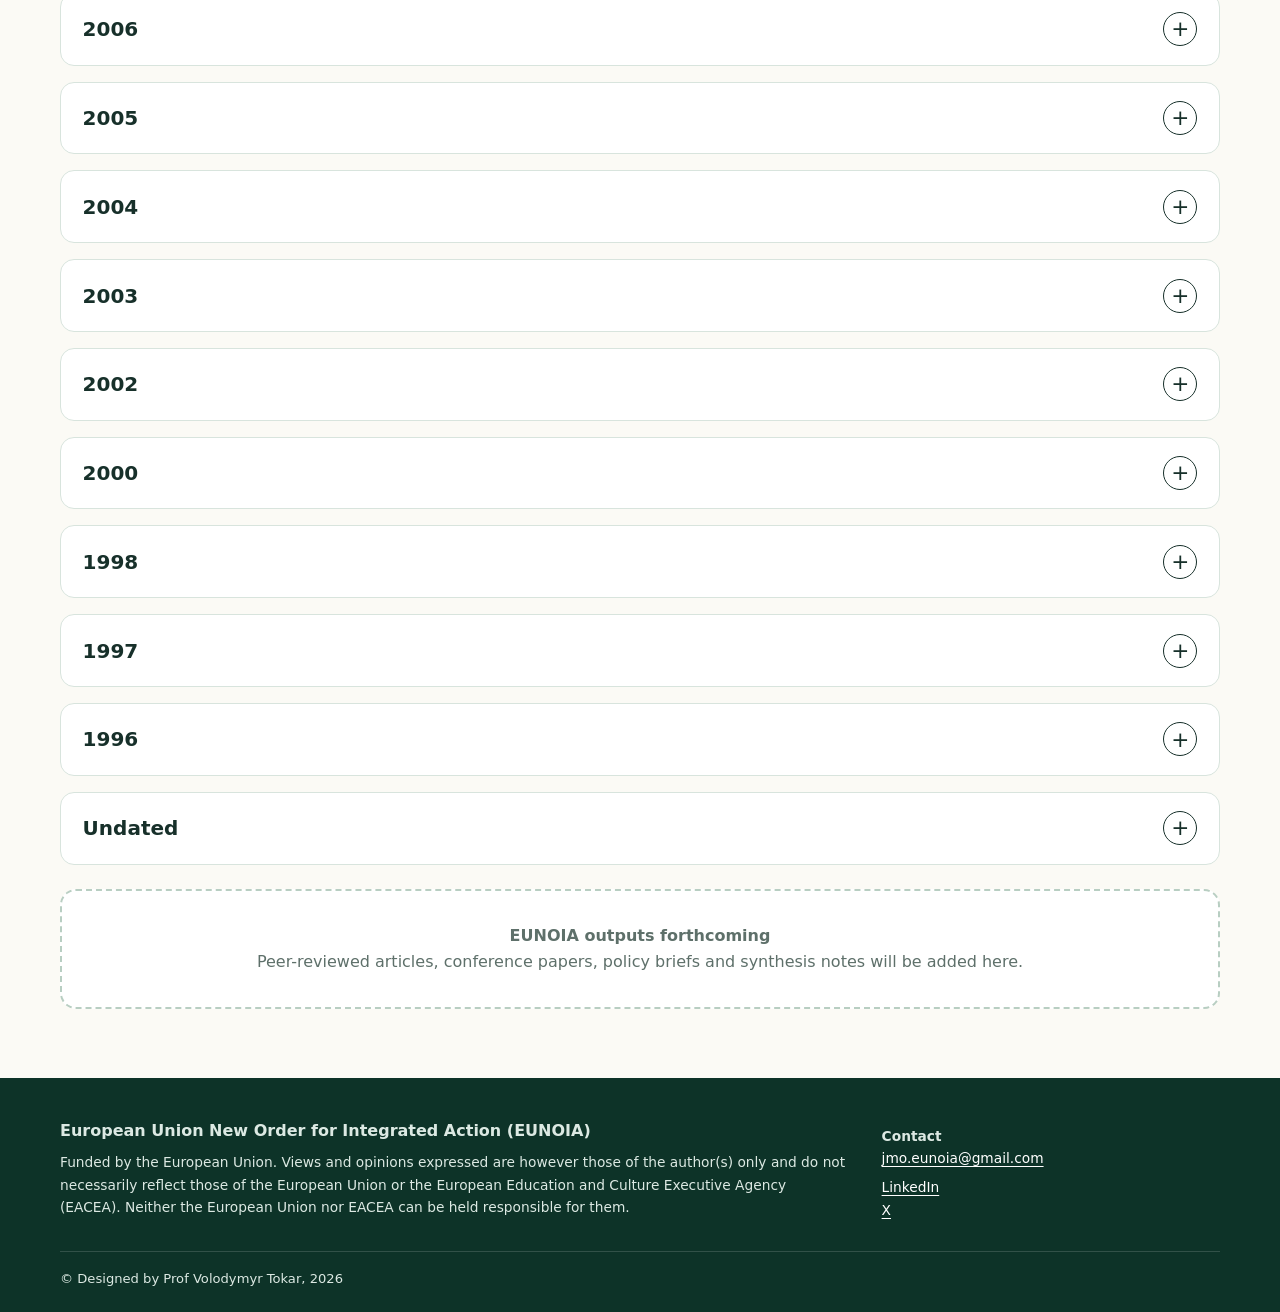
<file: publications.html>
<!DOCTYPE html>

<html lang="en">
<head>
<meta charset="utf-8"/>
<meta content="width=device-width,initial-scale=1" name="viewport"/>
<meta content="Selected publications and future EUNOIA academic and policy outputs." name="description"/>
<title>Publications &amp; Policy Outputs | EUNOIA</title>
<link href="assets/css/style.css" rel="stylesheet"/>
<style>
        /* Publications by year */
        .publication-years {
            display: grid;
            gap: 1rem;
        }

        .publication-year {
            border: 1px solid var(--line, #d9dfe8);
            border-radius: 14px;
            background: var(--card, #fff);
            overflow: hidden;
        }

        .publication-year > summary {
            display: flex;
            align-items: center;
            justify-content: space-between;
            gap: 1rem;
            padding: 1.15rem 1.35rem;
            cursor: pointer;
            font-size: 1.25rem;
            font-weight: 700;
            line-height: 1.2;
            list-style: none;
            user-select: none;
        }

        .publication-year > summary::-webkit-details-marker {
            display: none;
        }

        .publication-year > summary::after {
            content: "+";
            flex: 0 0 auto;
            width: 2rem;
            height: 2rem;
            display: grid;
            place-items: center;
            border-radius: 50%;
            border: 1px solid currentColor;
            font-size: 1.35rem;
            font-weight: 400;
            line-height: 1;
        }

        .publication-year[open] > summary::after {
            content: "−";
        }

        .publication-year > summary:hover {
            background: rgba(0, 0, 0, 0.025);
        }

        .publication-year[open] > summary {
            border-bottom: 1px solid var(--line, #d9dfe8);
        }

        .publication-year-content {
            padding: 1.25rem;
        }

        .publication-year-content .grid {
            margin: 0;
        }

        @media (max-width: 700px) {
            .publication-year > summary {
                padding: 1rem;
                font-size: 1.15rem;
            }

            .publication-year-content {
                padding: 1rem;
            }
        }
    
.publication-category { font-size: .82rem; color: var(--muted, #606b7b); margin-top: .75rem; }
</style>
</head>
<body>
<a class="skip" href="#main">Skip to content</a>
<div class="topline">
<div class="wrap">
<span>Jean Monnet Module · Project 101319835 — EUNOIA</span>
<span>1 October 2026 – 30 September 2029</span>
</div>
</div>
<header class="brandbar">
<div class="wrap logos">
<a class="logo-link" href="index.html" aria-label="Go to the EUNOIA homepage"><img alt="EUNOIA — European Union New Order for Integrated Action" src="assets/images/eunoia-logo.svg"/></a>
<img alt="Center for European Union and Transatlantic Studies" src="assets/images/ceuts-logo.png"/>
<a class="logo-link" href="https://spia.vt.edu/" target="_blank" rel="noopener noreferrer" aria-label="Visit Virginia Tech School of Public and International Affairs"><img alt="Virginia Tech" src="assets/images/virginia-tech.jpg"/></a>
<img alt="Co-funded by the European Union" src="assets/images/eu-funded.png"/>
</div>
</header>
<nav aria-label="Main navigation" class="nav">
<div class="wrap">
<strong>EUNOIA</strong>
<button aria-expanded="false" aria-label="Open navigation" class="mobile-btn">
                Menu
            </button>
<div class="menu">
<a href="index.html">About the Project</a>
<a href="courses.html">Courses &amp; Learning</a>
<a href="team.html">Team</a>
<a href="resources.html">Resources &amp; OER</a>
<a class="active" href="publications.html">
                    Publications &amp; Policy Outputs
                </a>
<a href="news.html">News &amp; Events</a>
<a href="contact.html">Contact</a>
</div>
</div>
</nav>
<main id="main">
<section class="pagehead">
<div class="wrap">
<div class="crumb">
                    EUNOIA / Publications &amp; Policy Outputs
                </div>
<h1>Publications &amp; Policy Outputs</h1>
<p class="lead">Selected publications by EUNOIA academic contributors, organized by year. EUNOIA-specific outputs will be added as released.</p>
</div>
</section>
<section class="section">
<div class="wrap">
<div class="publication-years">
<!-- =====================================================
                         2026
                    ====================================================== -->
<details class="publication-year"><summary>2027</summary><div class="publication-year-content"><div class="grid grid-2"><article class="card publication"><h3>Stivachtis, Y. A. (in press). <em>An English School Approach to the Expansion of Regional Orders: The European Union and Global Order</em>. Routledge.</h3></article><article class="card publication"><h3>Stivachtis, Y. A. (Ed.). (in press). <em>From Europeanization to De-Europeanization: The EU and the Western Balkan States</em> [Special Issue]. Journal of Southeastern Europe, &amp; Black Sea Studies.</h3></article><article class="card publication"><h3>Stivachtis, Y. A., &amp; Balla, E. (in press). EU Enlargement and the Western Balkan States: A Policy Review. <em>Journal of Southeastern Europe, &amp; Black Sea Studies</em>.</h3></article><article class="card publication"><h3>Stivachtis, Y. A., &amp; Pula, B. (in press). Challenges to Europeanization in Albania. <em>Journal of Southeastern Europe, &amp; Black Sea Studies</em>.</h3></article><article class="card publication"><h3>Stivachtis, Y. A., &amp; Pula, B. (in press). EU Enlargement and the Europeanization of the Western Balkan States: An Introduction. <em>Journal of Southeastern Europe, &amp; Black Sea Studies</em>.</h3></article></div></div></details><details class="publication-year" open="">
<summary>2026</summary>
<div class="publication-year-content">
<div class="grid grid-2">
<article class="card publication">
<h3>
                                        Thomas, M. A., Tokar, V., Teslenko, N., &amp; Fataeva, I.
                                        (2026). Viewing the EU Socioeconomic Terrain for
                                        American Graduate Education (VANTAGE): Teaching
                                        materials (Project No.
                                        101234003-VANTAGE-ERASMUS-JMO-2026-HEI-TCH-RSCH-MODULE).
                                    </h3>
<div class="links">
<a href="https://doi.org/10.13140/RG.2.2.35799.64166" rel="noopener" target="_blank">
                                            Teaching Materials / ResearchGate
                                        </a>
</div>
</article>
<article class="card publication">
<h3>
                                        Tokar, V. (2026, September). VANTAGE workshop data
                                        for analysis: EU Economic Security and Gender
                                        Equality in a Changing World.
                                    </h3>
<div class="links">
<a href="https://doi.org/10.13140/RG.2.2.24696.00009" rel="noopener" target="_blank">
                                            Workshop Data / ResearchGate
                                        </a>
<a href="https://youtu.be/b0I_kx5Nb0c" rel="noopener" target="_blank">
                                            Video / YouTube
                                        </a>
</div>
</article>
<article class="card publication">
<h3>
                                        Tokar, V. (2026, September 12). The European Union
                                        in 30 Minutes: A Crash Course for American Graduate
                                        Students.
                                    </h3>
<div class="links">
<a href="https://doi.org/10.5281/zenodo.22721335" rel="noopener" target="_blank">
                                            Presentation / Zenodo
                                        </a>
<a href="https://youtu.be/Pd8-TbfLhII" rel="noopener" target="_blank">
                                            Video / YouTube
                                        </a>
</div>
</article>
<article class="card publication">
<h3>
                                        Tokar, V. (2026). Post-war demographic security
                                        in Ukraine: Scenarios and lessons for aging EU
                                        member states — A strategic analysis of population
                                        dynamics and policy scenarios [Video]. YouTube.
                                    </h3>
<div class="links">
<a href="https://youtu.be/kV9T7qsVvlo" rel="noopener" target="_blank">
                                            YouTube
                                        </a>
<a href="https://www.academia.edu/164816103/Post_War_Demographic_Security_in_Ukraine_Scenarios_and_Lessons_for_Aging_EU_Member_States" rel="noopener" target="_blank">
                                            Academia.edu
                                        </a>
<a href="https://doi.org/10.13140/RG.2.2.14307.21288" rel="noopener" target="_blank">
                                            DOI / ResearchGate
                                        </a>
</div>
</article>
<article class="card publication">
<h3>
                                        Tsarouhas, D. (2026).
                                        ‘Industrial strategy and the green transition’,
                                        in P. Diamond and A. Skrzypek (eds.)
                                        <em>The Great Unravelling</em>,
                                        Brussels: FEPS, pp. 81–97.
                                    </h3>
<div class="links">
<a href="https://feps-europe.eu/publication/the-great-unravelling/" rel="noopener" target="_blank">
                                            FEPS
                                        </a>
</div>
</article>
</div>
</div>
</details>
<!-- =====================================================
                         2025
                    ====================================================== -->
<details class="publication-year">
<summary>2025</summary>
<div class="publication-year-content">
<div class="grid grid-2">
<article class="card publication">
<h3>
                                        Tokar, V., Kortukova, T., Teslenko, N., &amp; Vinska, O.
                                        (2025). The EU migration policy within hybrid
                                        threats. State University of Trade and Economics.
                                    </h3>
<div class="links">
<a href="https://dx.doi.org/10.13140/RG.2.2.16260.18561" rel="noopener" target="_blank">
                                            DOI / ResearchGate
                                        </a>
</div>
</article>
<article class="card publication">
<h3>
                                        Tokar, V., Honcharova, Y., &amp; Vinska, O. (2025).
                                        EU gender security. State University of Trade
                                        and Economics.
                                    </h3>
<div class="links">
<a href="https://doi.org/10.13140/RG.2.2.10152.23048" rel="noopener" target="_blank">
                                            DOI / ResearchGate
                                        </a>
</div>
</article>
<article class="card publication">
<h3>
                                        Tokar, V. (2025). The set of EU economic security
                                        indicators. State University of Trade and Economics.
                                    </h3>
<div class="links">
<a href="https://doi.org/10.13140/RG.2.2.12760.56324" rel="noopener" target="_blank">
                                            DOI / ResearchGate
                                        </a>
</div>
</article>
<article class="card publication">
<h3>
                                        Tokar, V., Teslenko, N., Vinska, O., Kortukova, T.,
                                        &amp; Hurzhii, T. (2025). EU Economic Security.
                                        State University of Trade and Economics.
                                    </h3>
<div class="links">
<a href="https://dx.doi.org/10.13140/RG.2.2.19615.62880" rel="noopener" target="_blank">
                                            DOI / ResearchGate
                                        </a>
</div>
</article>
<article class="card publication">
<h3>
                                        Tsarouhas, D. (2025).
                                        ‘Path Dependence, Institutional (Non-)Change and
                                        Politicisation: The EU-Turkey Customs Union and the
                                        Evolution of German Turkish Trade Ties’,
                                        <em>German Politics</em>, 34(4): 752–775.
                                    </h3>
<div class="links">
<a href="https://www.tandfonline.com/doi/full/10.1080/09644008.2025.2501145" rel="noopener" target="_blank">
                                            Taylor &amp; Francis
                                        </a>
</div>
</article>
<article class="card publication">
<h3>
                                        Ladi, S., Tsarouhas, D. and Copeland, P. (2025).
                                        ‘Negotiating the recovery and resilience facility:
                                        the emergence of coordinative conditionality’,
                                        <em>Comparative European Politics</em>,
                                        23: 18–39.
                                    </h3>
<div class="links">
<a href="https://link.springer.com/article/10.1057/s41295-024-00385-5" rel="noopener" target="_blank">
                                            Springer
                                        </a>
</div>
</article>
<article class="card publication">
<h3>
                                        Tsarouhas, D. (2025).
                                        <em>Turkey’s Defense Industry and the EU SAFE Regulation</em>.
                                        <em>ELIAMEP Policy Paper</em> 186/2025.
                                    </h3>
<div class="links">
<a href="https://www.eliamep.gr/en/turkeys-defence-industry-and-the-eu-safe-regulation/" rel="noopener" target="_blank">
                                            ELIAMEP
                                        </a>
</div>
</article>
<article class="card publication"><h3>Otruba, A., Stephenson, M. O., Jr., &amp; Stivachtis, Y. A. (Eds.). (2025). <em>Violent Infrastructure: Protracted Displacement and Housing Injustice in Georgia</em>. VT Press.</h3></article><article class="card publication"><h3>Stivachtis, Y. A. (2025). The Day After: European Order in the Aftermath of the Russian-Ukrainian War. <em>International Affairs Forum</em>, 10-28.</h3></article><article class="card publication"><h3>Stivachtis, Y. A., Moareyan, N., Stephenson, M. O., Jr. (2025). The Human Rights of Displaced Population. In <em>Violent Infrastructure: Protracted Displacement and Housing Injustice in Georgia</em> (pp. 15-30). VT Press.</h3></article><article class="card publication"><h3>Stivachtis, Y. A., &amp; Otruba, A. (2025). Geographies of Protracted Displacement in Georgia. In <em>Violent Infrastructure: Protracted Displacement and Housing Injustice in Georgia</em> (pp. 31-46). VT Press.</h3></article></div>
</div>
</details>
<!-- =====================================================
                         2024
                    ====================================================== -->
<details class="publication-year">
<summary>2024</summary>
<div class="publication-year-content">
<div class="grid grid-2">
<article class="card publication">
<h3>
                                        Cheuri, J., D’Ippoliti, C. and Tsarouhas, D. (2024).
                                        ‘The twin challenges of technological progress and
                                        big power competition: The case of active industrial policy’,
                                        in A. Schieder, L. Andor, M. Maltschnig and
                                        A. Skrzypek (eds.)
                                        <em>
                                            Progressive Ambition: How to Shape Europe
                                            in the Next Decade
                                        </em>,
                                        Brussels: FEPS, pp. 116–133.
                                    </h3>
<div class="links">
<a href="https://feps-europe.eu/publication/progressive-ambition/" rel="noopener" target="_blank">
                                            FEPS
                                        </a>
</div>
</article>
<article class="card publication">
<h3>
                                        Tsarouhas, D. (2024).
                                        <em>
                                            Turkey’s “Green” Transformation and the CBAM:
                                            Challenges and Opportunities
                                        </em>.
                                        <em>ELIAMEP Policy Paper</em> 165/2024.
                                    </h3>
<div class="links">
<a href="https://www.eliamep.gr/publication/%ce%b7-%cf%80%cf%81%ce%ac%cf%83%ce%b9%ce%bd%ce%b7-%ce%bc%ce%b5%cf%84%ce%ac%ce%b2%ce%b1%cf%83%ce%b7-%cf%84%ce%b7%cf%82-%cf%84%ce%bf%cf%85%cf%81%ce%ba%ce%af%ce%b1%cf%82-%ce%ba%ce%b1%ce%b9/" rel="noopener" target="_blank">
                                            ELIAMEP
                                        </a>
</div>
</article>
<article class="card publication">
<h3>
                                        Tsarouhas, D. (2024).
                                        ‘Competitiveness and Economic Security’,
                                        in M. Ocvirk and J. Moyer (eds.)
                                        <em>
                                            Transatlantic Relations under the New
                                            European Commission
                                        </em>.
                                        Washington, DC: Woodrow Wilson International
                                        Center for Scholars.
                                    </h3>
<div class="links">
<a href="https://www.wilsoncenter.org/publication/transatlantic-relations-under-new-european-commission" rel="noopener" target="_blank">
                                            Wilson Center
                                        </a>
</div>
</article>
<article class="card publication"><h3>Stivachtis, Y. A. (2024). The Question of EU’s Strategic Autonomy in the Area of Security and Defence. <em>Policy Journal</em>, 12-22.</h3></article><article class="card publication"><h3>Stivachtis, Y. A. (2024). The Conflict in Ukraine as a Catalyst for EU-NATO Relations. <em>International Affairs Forum</em>, 30-41.</h3></article><article class="card publication"><h3>Stivachtis, Y. A. (2024). Non-State Actors’ Role in Foreign Policy: The Case of the EU Enlargement Policy in Western Balkans. In <em>The Role of Non-State Actors in Foreign Policy</em> (pp. 43-64). Springer.</h3></article></div>
</div>
</details>
<!-- =====================================================
                         2023
                    ====================================================== -->
<details class="publication-year">
<summary>2023</summary>
<div class="publication-year-content">
<div class="grid grid-2">
<article class="card publication">
<h3>
                                        Tsarouhas, D. (2023).
                                        ‘EU-Turkey Relations and the Migration Issue:
                                        Transactionalism in Action’,
                                        in M. Kmezic, A. Prodromidou and P. Gkasis (eds.)
                                        <em>
                                            Migration, EU Integration and the Balkan Route
                                        </em>,
                                        London: Routledge, pp. 34–50.
                                    </h3>
<div class="links">
<a href="https://www.routledge.com/Migration-EU-Integration-and-the-Balkan-Route/Kmezic-Prodromidou-Gkasis/p/book/9780367423063" rel="noopener" target="_blank">
                                            Routledge
                                        </a>
</div>
</article>
<article class="card publication"><h3>Stivachtis, Y. A., Ben-Nun, G., McLarren, K., &amp; Onditi, F. (Eds.). (2023). <em>The Palgrave Handbook of Diplomatic Thought and Practice in the Digital Age</em>. Palgrave.</h3></article><article class="card publication"><h3>Stivachtis, Y. A., &amp; Stephenson, M. O., Jr. (Eds.). (2023). <em>The Policy and Politics of the Refugee Crisis in the Eastern Mediterranean Countries</em>. e-International Relations Publishing.</h3></article><article class="card publication"><h3>Stivachtis, Y. A. (2023). Explaining Anti-EU Prejudice. In <em>The Routledge Handbook of Prejudice and Discrimination</em> (pp. 273-291). Routledge.</h3></article><article class="card publication"><h3>Stivachtis, Y. A. (2023). From National to International Actorness: International Organizations and the Transformation of Public Diplomacy: The Cases of the European Union and NATO. In <em>The Palgrave Handbook of Diplomatic Thought and Practice in the Digital Age</em> (pp. 459-481). Palgrave Macmillan.</h3></article><article class="card publication"><h3>Stivachtis, Y. A. (2023). The American Supremacy and Leadership Preeminence in NATO: A Test of the Transatlantic Alliance. In <em>Politics Between Nations: Power, Peace, and Diplomacy</em> (pp. 51-72). Springer.</h3></article><article class="card publication"><h3>Stivachtis, Y. A. (2023). Addressing Misinformation and Misplaced Criticism: The Need for a More Effective EU Public Diplomacy. In <em>Politics Between Nations: Power, Peace, and Diplomacy</em> (pp. 281-304). Springer.</h3></article><article class="card publication"><h3>Stivachtis, Y. A., &amp; Stephenson, M. (2023). From Securitization to Integration. In <em>The Policy and Politics of the Refugee Crisis in the Eastern Mediterranean Countries: National and Institutional Perspectives</em> (pp. 16-33). e-International Relations Publishing.</h3></article><article class="card publication"><h3>Stivachtis, Y. A., &amp; Martin, E. (2023). National Responses to the Syrian Refugee Crisis: The Cases of Israel and Cyprus. In <em>The Policy and Politics of the Refugee Crisis in the Eastern Mediterranean Countries: National and Institutional Perspectives</em> (pp. 160-176). e-International Relations Publishing.</h3></article><article class="card publication"><h3>Stivachtis, Y. A., &amp; Casey, E. (2023). National Responses to the Syrian Refugee Crisis: The Cases of Libya and Malta. In <em>The Policy and Politics of the Refugee Crisis in the Eastern Mediterranean Countries: National and Institutional Perspectives</em> (pp. 238-254). e-International Relations Publishing.</h3></article><article class="card publication"><h3>Stivachtis, Y. A., &amp; Stephenson, M. O., Jr. (2023). The Politics of the Syrian Refugee Crisis: An Introduction. In <em>The Policy and Politics of the Refugee Crisis in the Eastern Mediterranean Countries: National and Institutional Perspectives</em> (pp. 1-15). e-International Relations Publishing.</h3></article><article class="card publication"><h3>Stivachtis, Y. A., &amp; Stephenson, M. O., Jr. (2023). Conclusions. In <em>The Policy and Politics of the Refugee Crisis in the Eastern Mediterranean Countries: National and Institutional Perspectives</em> (pp. 255-261). e-International Relations Publishing.</h3></article></div>
</div>
</details>
<!-- =====================================================
                         2022
                    ====================================================== -->
<details class="publication-year">
<summary>2022</summary>
<div class="publication-year-content">
<div class="grid grid-2">
<article class="card publication">
<h3>
                                        Tsarouhas, D. (2022).
                                        ‘COVID-19 and EU Economic Governance:
                                        Building Back Better’,
                                        in A. Schieder et al. (eds.)
                                        <em>
                                            Progressivism after COVID:
                                            Experiences, Impulses, Ideas
                                        </em>,
                                        Brussels: FEPS and European Parliament,
                                        pp. 224–249.
                                    </h3>
<div class="links">
<a href="https://feps-europe.eu/publication/next-left-vol-12/" rel="noopener" target="_blank">
                                            FEPS
                                        </a>
</div>
</article>
<article class="card publication">
<h3>
                                        Karyotis, G., Labrinakou, C., Markopoulos, I.,
                                        Tsagroni, V., Rori, L., Skleparis, D. and
                                        Tsarouhas, D. (2022).
                                        <em>
                                            Youth and the European Union: Attitudes,
                                            Drives and Intergenerational Dynamics
                                        </em>
                                        [in Greek]. <em>Dianeosis Report</em>, April.
                                    </h3>
<div class="links">
<a href="https://www.dianeosis.org/2022/05/neolaia-kai-evropaiki-enosi/" rel="noopener" target="_blank">
                                            Dianeosis
                                        </a>
</div>
</article>
<article class="card publication"><h3>Stivachtis, Y. A. (2022). The Strategic Dimension of the UAE Relations with Greece and Cyprus. In <em>A Reliable US Ally? The Foreign and Security Policy of the United Arab Emirates</em>. Tactics Institute for Security and Counter Terrorism.</h3></article><article class="card publication"><h3>Stivachtis, Y. A. (2022). Viruses as Enemies, Pandemics as Wars: Implications for the EU’s Global Strategy and US National Security Strategy. In <em>The Politics of Pandemics</em> (pp. 469-484). Humus Publishing.</h3></article><article class="card publication"><h3>Stivachtis, Y. A. (2022). EU-Saudi Relations. In <em>Saudi Arabia and the Global Ambitions of Crown Prince Mohammed Bin Salman Al Saud</em> (pp. 41-52). Tactics Institute for Security and Counter Terrorism.</h3></article></div>
</div>
</details>
<!-- =====================================================
                         2021
                    ====================================================== -->
<details class="publication-year">
<summary>2021</summary>
<div class="publication-year-content">
<div class="grid grid-2">
<article class="card publication">
<h3>
                                        Tsarouhas, D. (2021).
                                        ‘Neoliberalism, Liberal Intergovernmentalism
                                        and EU-Turkey Relations’,
                                        in W. Reiners and E. Turhan (eds.)
                                        <em>
                                            EU-Turkey Relations:
                                            Theories, Institutions and Policies
                                        </em>,
                                        London: Palgrave, pp. 39–61.
                                    </h3>
<div class="links">
<a href="https://link.springer.com/chapter/10.1007/978-3-030-70890-0_2" rel="noopener" target="_blank">
                                            Springer
                                        </a>
</div>
</article>
<article class="card publication">
<h3>
                                        Tsarouhas, D. (2021).
                                        <em>
                                            EU-Turkey Economic Relations and the Customs Union:
                                            A Rules-Based Approach
                                        </em>.
                                        <em>ELIAMEP Policy Paper</em> 68/2021, May.
                                    </h3>
<div class="links">
<a href="https://www.eliamep.gr/wp-content/uploads/2021/05/Policy-paper-68-Tsarouhas-final.pdf" rel="noopener" target="_blank">
                                            ELIAMEP
                                        </a>
</div>
</article>
<article class="card publication"><h3>Stivachtis, Y. A., Bigo, D., Diez, T., Fanoulis, E., &amp; Rosamond, B. (Eds.). (2021). <em>The Routledge Handbook of Critical European Studies</em>. Routledge.</h3></article><article class="card publication"><h3>Stivachtis, Y. A. (2021). A Mediterranean Region? Regional Security Complex Theory Revisited. <em>International Relations</em>, <em>21</em>(3), 416-428.</h3></article><article class="card publication"><h3>Stivachtis, Y. A. (2021). Critical European Studies: An Introduction. In <em>The Routledge Handbook of Critical European Studies</em> (pp. 1-12). Routledge.</h3></article></div>
</div>
</details>
<!-- =====================================================
                         2020
                    ====================================================== -->
<details class="publication-year">
<summary>2020</summary>
<div class="publication-year-content">
<div class="grid grid-2">
<article class="card publication">
<h3>
                                        Ladi, S. and Tsarouhas, D. (2020).
                                        ‘EU Economic Governance and COVID-19:
                                        Policy Learning and Windows of Opportunity’,
                                        <em>Journal of European Integration</em>,
                                        42(8): 1041–1056.
                                    </h3>
<div class="links">
<a href="https://www.tandfonline.com/doi/full/10.1080/07036337.2020.1852231" rel="noopener" target="_blank">
                                            Taylor &amp; Francis
                                        </a>
</div>
</article>
<article class="card publication"><h3>Stivachtis, Y. A. (2020). Creating Order in the MENA Neighborhood: The Enlargement of the EU International Society and Its Contestation. In <em>Resisting Europe: Practices of Contestation in the Mediterranean Middle East</em> (pp. 47-72). Michigan University Press.</h3></article></div>
</div>
</details>
<!-- =====================================================
                         2019
                    ====================================================== -->
<details class="publication-year">
<summary>2019</summary>
<div class="publication-year-content">
<div class="grid grid-2">
<article class="card publication">
<h3>
                                        Aybars, A. I., Copeland, P. and Tsarouhas, D. (2019).
                                        ‘Europeanization without substance?
                                        EU-Turkey Relations and gender equality in employment’,
                                        <em>Comparative European Politics</em>,
                                        17(5): 778–796.
                                    </h3>
<div class="links">
<a href="https://link.springer.com/article/10.1057/s41295-018-0125-2" rel="noopener" target="_blank">
                                            Springer
                                        </a>
</div>
</article>
<article class="card publication">
<h3>
                                        Tsarouhas, D. (2019).
                                        ‘Turkey and the European Migration Crisis:
                                        Apprehensive Cooperation’,
                                        in A. Prodromidou and P. Gkasis (eds.)
                                        <em>
                                            Along the Balkan Route: The Impact of the
                                            Post-2014 Migration ‘Crisis’ on the EU’s
                                            South East Periphery
                                        </em>,
                                        Berlin: Konrad Adenauer Foundation,
                                        pp. 28–42.
                                    </h3>
</article>
<article class="card publication">
<h3>
                                        Tsarouhas, D. (2019).
                                        ‘The EU in Crises: Brexit, Populism and
                                        the Future of the Union’,
                                        in P. Diamond (ed.)
                                        <em>
                                            The Next Phase of Globalisation:
                                            Democracy, Capitalism and Inequality
                                        </em>,
                                        London and New York: IB Tauris,
                                        pp. 127–143.
                                    </h3>
<div class="links">
<a href="https://www.bloomsburycollections.com/book/the-crisis-of-globalization-democracy-capitalism-and-inequality-in-the-twenty-first-century/ch7-the-eu-in-crises-brexit-populism-and-the-future-of-the-union" rel="noopener" target="_blank">
                                            Bloomsbury
                                        </a>
</div>
</article>
<article class="card publication">
<h3>
                                        Tsarouhas, D. (2019).
                                        <em>MIGRATE Policy Paper</em>,
                                        October 2019.
                                    </h3>
<div class="links">
<a href="http://www.migrate-project.com/deliverables/" rel="noopener" target="_blank">
                                            MIGRATE
                                        </a>
</div>
</article>
</div>
</div>
</details>
<!-- =====================================================
                         2018
                    ====================================================== -->
<details class="publication-year">
<summary>2018</summary>
<div class="publication-year-content">
<div class="grid grid-2">
<article class="card publication">
<h3>
                                        Parker, O. and Tsarouhas, D. (2018).
                                        <em>
                                            Crisis in the Eurozone Periphery:
                                            The Political Economies of Greece,
                                            Spain, Portugal and Ireland.
                                        </em>
                                        London: Palgrave.
                                    </h3>
<div class="links">
<a href="https://link.springer.com/book/10.1007/978-3-319-69721-5" rel="noopener" target="_blank">
                                            Springer
                                        </a>
</div>
</article>
<article class="card publication">
<h3>
                                        Tsarouhas, D. and Mutluer, D. (2018).
                                        ‘EU Foreign Policy and “Perceived Coherence”:
                                        The Case of Kosovo’,
                                        <em>Southeast European and Black Sea Studies</em>,
                                        18(3): 419–438.
                                    </h3>
<div class="links">
<a href="https://www.tandfonline.com/doi/abs/10.1080/14683857.2018.1518845" rel="noopener" target="_blank">
                                            Taylor &amp; Francis
                                        </a>
</div>
</article>
<article class="card publication">
<h3>
                                        Tsarouhas, D. (2018).
                                        ‘Turkey: Identity Politics and Reticent Europeanization’,
                                        in M. Mannin and P. Flenley (eds.)
                                        <em>
                                            The EU and its Eastern Neighbourhood:
                                            The Contradictions of Europeanisation
                                            and European Identities
                                        </em>,
                                        Manchester: Manchester University Press,
                                        pp. 126–138.
                                    </h3>
<div class="links">
<a href="https://manchester.universitypressscholarship.com/view/10.7228/manchester/9781526109095.001.0001/upso-9781526109095-chapter-009" rel="noopener" target="_blank">
                                            Manchester University Press
                                        </a>
</div>
</article>
<article class="card publication"><h3>Stivachtis, Y. A. (2018). The EU and the Middle East: The European Neighborhood Policy. In <em>Europe After Enlargement</em> (pp. 110-27). e-International Relations Publishing.</h3></article><article class="card publication"><h3>Stivachtis, Y. A. (2018). “Eastern Mediterranean: A New Region? Theoretical Considerations. In <em>The New Eastern Mediterranean: Theory, Politics and States in a Volatile Era</em> (pp. 45-60). Springer.</h3></article></div>
</div>
</details>
<!-- =====================================================
                         2017
                    ====================================================== -->
<details class="publication-year">
<summary>2017</summary>
<div class="publication-year-content">
<div class="grid grid-2">
<article class="card publication">
<h3>
                                        Ladi, S. and Tsarouhas, D. (2017).
                                        ‘International diffusion of regulatory governance:
                                        EU actorness in public procurement’,
                                        <em>Regulation &amp; Governance</em>,
                                        11(4): 388–403.
                                    </h3>
<div class="links">
<a href="https://onlinelibrary.wiley.com/doi/abs/10.1111/rego.12163" rel="noopener" target="_blank">
                                            Wiley
                                        </a>
</div>
</article>
<article class="card publication"><h3>Stivachtis, Y. A. (2017). Re-negotiating the Transatlantic Partnership and the US-EU Relations: U.S. Foreign Policy Under the Donald J. Trump Administration. <em>Research Institute for European and American Studies</em>.</h3></article></div>
</div>
</details>
<!-- =====================================================
                         2016
                    ====================================================== -->
<details class="publication-year">
<summary>2016</summary>
<div class="publication-year-content">
<div class="grid grid-2">
<article class="card publication">
<h3>
                                        Tsarouhas, D. (2016).
                                        ‘Social Policy in the EU and Turkey:
                                        The Limits of Europeanization’,
                                        in Ç. Nas and Y. Özer (eds.)
                                        <em>
                                            Turkey and the European Union:
                                            Processes of Europeanization
                                        </em>,
                                        London: Routledge, pp. 161–180.
                                    </h3>
<div class="links">
<a href="https://www.taylorfrancis.com/chapters/edit/10.4324/9781315549569-9/social-policy-eu-turkey-limits-europeanisation-dimitris-tsarouhas" rel="noopener" target="_blank">
                                            Taylor &amp; Francis
                                        </a>
</div>
</article>
<article class="card publication">
<h3>
                                        Tsarouhas, D. (2016).
                                        ‘Rethinking the European Social Model’,
                                        in E. Stetter, K. Duffek and A. Skrzypek (eds.)
                                        <em>Delivering Empowered Welfare Societies</em>,
                                        Brussels: FEPS, pp. 126–146.
                                    </h3>
<div class="links">
<a href="https://www.feps-europe.eu/events/past-events/312-european-social-model-revisited-changes-and-challenges-in-the-debate-on-the-european-social-rights-pillar.html" rel="noopener" target="_blank">
                                            FEPS
                                        </a>
</div>
</article>
<article class="card publication"><h3>Stivachtis, Y. A. (2016). Democracy Promotion as a Security Strategy. In <em>Democracy and Civil Society in a Global Era</em> (pp. 14-30). Routledge.</h3></article></div>
</div>
</details>
<!-- =====================================================
                         2015
                    ====================================================== -->
<details class="publication-year">
<summary>2015</summary>
<div class="publication-year-content">
<div class="grid grid-2">
<article class="card publication">
<h3>
                                        Tsarouhas, D. (2015).
                                        ‘Whither Flexicurity? Discursive Exercises
                                        and Empirical Reality in European Labour Market Reform’,
                                        in E. Stetter, K. Duffek and A. Skrzypek (eds.)
                                        <em>For a Connecting Progressive Agenda</em>,
                                        Brussels: FEPS, pp. 236–262.
                                    </h3>
<div class="links">
<a href="https://www.feps-europe.eu/Assets/Publications/PostFiles/319_1.pdf" rel="noopener" target="_blank">
                                            FEPS
                                        </a>
</div>
</article>
<article class="card publication"><h3>Stivachtis, Y. A., &amp; Behr, H. (Eds.). (2015). <em>Revisiting the Idea of the European Union as Empire</em>. Routledge.</h3></article><article class="card publication"><h3>Stivachtis, Y. A. (Ed.). (2015). <em>Interrogating Regional International Societies, Questioning the Global International Society, Global Discourse, 5(3), 2015</em> [Special Issue]. Global Discourse.</h3></article><article class="card publication"><h3>Stivachtis, Y. A., &amp; Romaniuk, S. (2015). Sovereignty and European Integration: Deconstruction or Reconstruction of State Authority? <em>Review of European Studies</em>, <em>7</em>(3), 175-84.</h3></article><article class="card publication"><h3>Stivachtis, Y. A., &amp; Behr, H. (2015). The European Union: An Empire in New Clothes? In <em>Revisiting the Idea of the European Union as Empire</em> (pp. 1-16). Routledge.</h3></article><article class="card publication"><h3>Stivachtis, Y. A. (2015). European Union, Conditionality, and Empire. In <em>Revisiting the Idea of the European Union as Empire</em> (pp. 74-95). Routledge.</h3></article><article class="card publication"><h3>Stivachtis, Y. A., &amp; Behr, H. (2015). The European Union: An Empire in New Clothes? In <em>Revisiting the Idea of the European Union as Empire</em> (pp. 1-16). Routledge.</h3></article></div>
</div>
</details>
<!-- =====================================================
                         2014
                    ====================================================== -->
<details class="publication-year">
<summary>2014</summary>
<div class="publication-year-content">
<div class="grid grid-2">
<article class="card publication">
<h3>
                                        Tsarouhas, D. and Ladi, S. (2014).
                                        ‘The Politics of Austerity and Public Policy Reform
                                        in the EU’,
                                        <em>Political Studies Review</em>,
                                        12(2): 171–180.
                                    </h3>
<div class="links">
<a href="https://journals.sagepub.com/doi/abs/10.1111/1478-9302.12048" rel="noopener" target="_blank">
                                            SAGE Journals
                                        </a>
</div>
</article>
<article class="card publication"><h3>Stivachtis, Y. A., &amp; Webber, M. (Eds.). (2014). <em>Europe After Enlargement</em>. Routledge.</h3></article><article class="card publication"><h3>Stivachtis, Y. A. (2014). International Organizations and International Society in Post-Enlargement Europe. In <em>Issues in International Politics, Economy, and Governance</em> (pp. 275-292). ATINER.</h3></article><article class="card publication"><h3>Stivachtis, Y. A., &amp; Webber, M. (2014). Regional International Society in a Post-Enlargement Europe. In <em>Europe After Enlargement</em> (pp. 1-16). Routledge.</h3></article><article class="card publication"><h3>Stivachtis, Y. A., &amp; Webber, M. (2014). Europe After Enlargement: Conclusions. In <em>Europe After Enlargement</em> (pp. 151-160). Routledge.</h3></article><article class="card publication"><h3>Stivachtis, Y. A., &amp; Habegger, M. (2014). The Council of Europe: The Institutional Limits of Contemporary European International Society? In <em>Europe After Enlargement</em> (pp. 59-78). Routledge.</h3></article><article class="card publication"><h3>Stivachtis, Y. A. (2014). Globalization, Human Rights, and Cultural Diversity: Humanism and the Question of Difference. In <em>Addressing Integration and Exclusion: Democracy, Human Rights and Humanitarian Intervention</em> (pp. 49-74). ATINER.</h3></article><article class="card publication"><h3>Stivachtis, Y. A., &amp; Webber, M. (2014). Regional International Society in a Post-Enlargement Europe. In <em>Europe After Enlargement</em> (pp. 1-16). Routledge.</h3></article><article class="card publication"><h3>Stivachtis, Y. A., &amp; Webber, M. (2014). Conclusions. In <em>Europe After Enlargement</em> (pp. 151-160). Routledge.</h3></article></div>
</div>
</details>
<!-- =====================================================
                         2013
                    ====================================================== -->
<details class="publication-year">
<summary>2013</summary>
<div class="publication-year-content">
<div class="grid grid-2">
<article class="card publication">
<h3>
                                        Tsarouhas, D. and Ladi, S. (2013).
                                        ‘Globalisation and/or Europeanisation?
                                        The Case of Flexicurity’,
                                        <em>New Political Economy</em>,
                                        18(4): 480–502.
                                    </h3>
<div class="links">
<a href="https://www.tandfonline.com/doi/abs/10.1080/13563467.2012.717612" rel="noopener" target="_blank">
                                            Taylor &amp; Francis
                                        </a>
</div>
</article>
<article class="card publication">
<h3>
                                        Tsarouhas, D. (2013).
                                        ‘Legitimacy and Progressive Politics:
                                        European Integration and Institutional Reform
                                        in an Era of Crisis’,
                                        in E. Stetter, K. Duffek and A. Skrzypek (eds.)
                                        <em>Framing a New Progressive Narrative</em>,
                                        Brussels: FEPS, pp. 236–247.
                                    </h3>
<div class="links">
<a href="https://www.feps-europe.eu/resources/publications/23:next-left-vol-viii-framing-a-new-progressive-narrative.html" rel="noopener" target="_blank">
                                            FEPS
                                        </a>
</div>
</article>
<article class="card publication">
<h3>
                                        Tsarouhas, D. (2013).
                                        ‘The European Social Dialogue:
                                        Between Managerialism and a New Governance Architecture’,
                                        in E. Stetter, K. Duffek and A. Skrzypek (eds.)
                                        <em>For a New Social Deal</em>,
                                        Brussels: FEPS, pp. 163–188.
                                    </h3>
<div class="links">
<a href="https://www.feps-europe.eu/Assets/Publications/PostFiles/574_1.pdf" rel="noopener" target="_blank">
                                            FEPS
                                        </a>
</div>
</article>
<article class="card publication"><h3>Stivachtis, Y. A. (Ed.). (2013). <em>The European Union and Peace-building, Review of European Studies, 5(3), 2013 (Edited with Max Stephenson Jr. and Laura Zanotti)</em> [Special Issue]. Review of European.</h3></article><article class="card publication"><h3>Stivachtis, Y. A., Stephenson, M. O., Jr., Zanotti, L., Studies, R. o. E., &amp; 5(3 (2013). The European Union and Peace-building: A Sisyphean but Essential Responsibility? [Publication Details Incomplete].</h3></article><article class="card publication"><h3>Stivachtis, Y. A., Price, C., &amp; Habegger, M. (2013). The European Union as Peace Actor. <em>Review of European Studies</em>, <em>5</em>(3), 4-17.</h3></article><article class="card publication"><h3>Stivachtis, Y. A., &amp; Georgakis, S. (2013). Democratization as a Peace Strategy. <em>Review of European Studies</em>, <em>5</em>(3), 95-104.</h3></article><article class="card publication"><h3>Stivachtis, Y. A. (2013). The English School and the Study of Regional International Societies. In <em>System, Society, and the World</em> (pp. 43-58). e-International Relations Publishing.</h3></article><article class="card publication"><h3>Stivachtis, Y. A., Jr, M. S., &amp; Zanotti, L. (2013). The European Union and Peace-building: A Sisyphean but Essential Responsibility? <em>Review of European Studies</em>, <em>5</em>(3), 1-4.</h3></article></div>
</div>
</details>
<!-- =====================================================
                         2012
                    ====================================================== -->
<details class="publication-year">
<summary>2012</summary>
<div class="publication-year-content">
<div class="grid grid-2">
<article class="card publication">
<h3>
                                        Tsarouhas, D. (2012).
                                        ‘Social Policy in the EU and Turkey:
                                        The Limits of Europeanization’,
                                        in Ç. Nas and Y. Özer (eds.)
                                        <em>
                                            Turkey and the European Union:
                                            Processes of Europeanization
                                        </em>,
                                        Aldershot: Ashgate, pp. 276–298.
                                        Republished in 2016.
                                    </h3>
<div class="links">
<a href="https://www.taylorfrancis.com/chapters/edit/10.4324/9781315549569-9/social-policy-eu-turkey-limits-europeanisation-dimitris-tsarouhas" rel="noopener" target="_blank">
                                            Taylor &amp; Francis
                                        </a>
</div>
</article>
<article class="card publication"><h3>Stivachtis, Y. A. (Ed.). (2012). <em>Europe and the World, Review of European Studies, 4(3), 2012</em> [Special Issue]. Review of European.</h3></article><article class="card publication"><h3>Stivachtis, Y. A. (2012). Europe and the World: Perspectives on Europe - the English School Meets Post-colonialism. <em>Review of European Studies</em>, <em>4</em>(3), 1-5.</h3></article><article class="card publication"><h3>Stivachtis, Y. A. (2012). American Perceptions of the European Union and Its Role in World Affairs. <em>Review of European Studies</em>, <em>4</em>(3), 64-76.</h3></article><article class="card publication"><h3>Stivachtis, Y. A. (2012). Europe and the World: Perspectives on Europe - the English School Meets Post-colonialism. <em>Review of European Studies</em>, <em>4</em>(3), 1-5.</h3></article></div>
</div>
</details>
<!-- =====================================================
                         2011
                    ====================================================== -->
<details class="publication-year">
<summary>2011</summary>
<div class="publication-year-content">
<div class="grid grid-2">
<article class="card publication">
<h3>
                                        Tsarouhas, D. (2011).
                                        ‘In Search of a New Employment Paradigm:
                                        Is ‘Flexicurity’ the Answer?’,
                                        in E. Stetter, K. Duffek and A. Skrzypek (eds.)
                                        <em>Next Left: Towards a New Strategy</em>,
                                        Brussels: Foundation for European Progressive Studies,
                                        pp. 180–186.
                                    </h3>
<div class="links">
<a href="https://www.feps-europe.eu/resources/publications/137:next-left-vol-iii-towards-a-new-strategy.html" rel="noopener" target="_blank">
                                            FEPS
                                        </a>
</div>
</article>
<article class="card publication"><h3>Stivachtis, Y. A., &amp; Guerin, S. S. (Eds.). (2011). <em>On the Road to EU Membership: The Economic Transformation of Turkey</em>. Brussels University Press.</h3></article><article class="card publication"><h3>Stivachtis, Y. A. (Ed.). (2011). <em>Regional International Society in a Post-Enlargement Europe, Journal of European Integration 33(2), 2011 (Edited with Mark Webber)</em> [Special Issue]. Journal of European Integration.</h3></article><article class="card publication"><h3>Stivachtis, Y. A., &amp; Webber, M. (2011). Regional International Society in a Post-Cold War Europe. <em>Journal of European Integration</em>, <em>33</em>(2), 101-116.</h3></article><article class="card publication"><h3>Stivachtis, Y. A., &amp; Georgakis, S. (2011). Changing Gender Attitudes in Candidate Countries: The Impact of EU Conditionality – The Case of Turkey. <em>Journal of European Integration</em>, <em>33</em>(1), 75-92.</h3></article><article class="card publication"><h3>Stivachtis, Y. A. (2011). The Economic Dimension of EU-Turkish Relations. In <em>On the Road to EU Membership: The Economic Transformation of Turkey</em> (pp. 1-6). Brussels University Press.</h3></article><article class="card publication"><h3>Stivachtis, Y. A., &amp; Webber, M. (2011). Regional International Society in a Post-Cold War Europe. <em>Journal of European Integration</em>, <em>33</em>(2), 101-116.</h3></article></div>
</div>
</details>
<!-- =====================================================
                         2009
                    ====================================================== -->
<details class="publication-year"><summary>2010</summary><div class="publication-year-content"><div class="grid grid-2"><article class="card publication"><h3>Stivachtis, Y. A. (Ed.). (2010). <em>The New Europe: Politics, Economics, and Foreign Relations</em>. ATINER.</h3></article><article class="card publication"><h3>Stivachtis, Y. A. (Ed.). (2010). <em>From Customs Union to Chapter Negotiations: The Turkish Economy on the Path to EU Membership</em>. ATINER.</h3></article><article class="card publication"><h3>Stivachtis, Y. A. (2010). ‘Civilizing’ the Post-Soviet/Socialist Space: An English School Approach to State Socialization in Europe - the Cases of NATO and the Council of Europe. <em>Central European Review of International Relations</em>, <em>18</em>(2), 5-32.</h3></article><article class="card publication"><h3>Stivachtis, Y. A., &amp; Jones, B. (2010). NATO’s Mediterranean Dialogue: An Assessment. <em>Journal of European, &amp; American Studies</em>, <em>3</em>(1).</h3></article><article class="card publication"><h3>Stivachtis, Y. A. (2010). Democracy and International Society: Western Practices of Global Governance. <em>Journal of Global Change and Governance</em>, <em>2</em>(2), 1-28.</h3></article><article class="card publication"><h3>Stivachtis, Y. A. (2010). International Society: Global/Regional Dimensions and Geographic Expansion. In <em>The International Studies Encyclopedia</em> (pp. 4543-4561). Wiley-Blackwell.</h3></article><article class="card publication"><h3>Stivachtis, Y. A. (2010). Assessing NATO’s Mediterranean Policy. In <em>Problems and Issues in International Relations</em> (pp. 35-68). ATINER.</h3></article><article class="card publication"><h3>Stivachtis, Y. A. (2010). From ‘Old’ to ‘New’ Europe. In <em>The New Europe: Politics, Economics, and Foreign Relations</em> (pp. 1-16). ATINER.</h3></article><article class="card publication"><h3>Stivachtis, Y. A. (2010). The Past and Present in European Universalism: Implications for the Foreign Relations of the European Union. In <em>The New Europe: Politics, Economics, and Foreign Relations</em> (pp. 17-42). ATINER.</h3></article><article class="card publication"><h3>Stivachtis, Y. A. (2010). Between Nationalism and Cosmopolitanism: European Union’s Language Policy. In <em>The New Europe: Politics, Economics, and Foreign Relations</em> (pp. 289-316). ATINER.</h3></article><article class="card publication"><h3>Stivachtis, Y. A. (2010). EU-Turkey Economic Relations: A Historical Overview. In <em>From Customs Union to Chapter Negotiations: The Turkish Economy on the Path to EU Membership</em> (pp. 1-10). ATINER.</h3></article><article class="card publication"><h3>Stivachtis, Y. A., &amp; Byrne, M. L. (2010). In View of EU Membership: European Union-turkish Economic Relations, 1995-2008. In <em>From Customs Union to Chapter Negotiations: The Turkish Economy on the Path to EU Membership</em> (pp. 11-22). ATINER.</h3></article><article class="card publication"><h3>Stivachtis, Y. A. (2010). Turkey’s Fulfillment of the EU Economic Criteria for Membership. In <em>From Customs Union to Chapter Negotiations: The Turkish Economy on the Path to EU Membership</em> (pp. 65-78). ATINER.</h3></article><article class="card publication"><h3>Stivachtis, Y. A. (2010). From ‘Old’ to ‘New’ Europe. In <em>The New Europe: Politics, Economics, and Foreign Relations</em> (pp. 1-16). ATINER.</h3></article><article class="card publication"><h3>Stivachtis, Y. A. (2010). EU-Turkey Economic Relations: A Historical Overview. In <em>From Customs Union to Chapter Negotiations: The Turkish Economy on the Path to EU Membership</em> (pp. 1-10). ATINER.</h3></article></div></div></details><details class="publication-year">
<summary>2009</summary>
<div class="publication-year-content">
<div class="grid grid-2">
<article class="card publication">
<h3>
                                        Tsarouhas, D. (2009).
                                        ‘A New Swedish Model?
                                        Swedish Social Democracy at Crossroads’,
                                        in J. Callaghan, N. Fishman, B. Jackson
                                        and M. McIvor (eds.)
                                        <em>
                                            In Search of Social Democracy:
                                            Responses to Crisis and Modernization
                                        </em>,
                                        Manchester: Manchester University Press,
                                        pp. 112–128.
                                    </h3>
<div class="links">
<a href="https://www.manchesteropenhive.com/view/9781526125095/9781526125095.00013.xml" rel="noopener" target="_blank">
                                            Manchester University Press
                                        </a>
</div>
</article>
<article class="card publication"><h3>Stivachtis, Y. A. (2009). EU Accession Pressures and Foreign Policy Dilemmas: The Case of Romania. <em>New Balkan Politics</em>, 1-24.</h3></article><article class="card publication"><h3>Stivachtis, Y. A. (2009). The Overlapping of Regional International Societies: The Case of the Transatlantic Community and the European Union. In <em>Global Politics in the Dawn of the 21St Century</em> (pp. 383-409). [Publisher Not Specified].</h3></article></div>
</div>
</details>
<!-- =====================================================
                         2006
                    ====================================================== -->
<details class="publication-year"><summary>2008</summary><div class="publication-year-content"><div class="grid grid-2"><article class="card publication"><h3>Stivachtis, Y. A., &amp; Muftuler-Bac, M. (Eds.). (2008). <em>Turkey-European Union Relations: Dilemmas, Opportunities, and Constraints</em>. Rowman, &amp; Littlefield.</h3></article><article class="card publication"><h3>Stivachtis, Y. A., &amp; Georgakis, S. (2008). Emancipation or Liberation? The European Union’s Gender Policy and Candidate States – The Case of Turkey. <em>Journal of Gender and Minority Studies</em>, <em>2</em>(2), 37-58.</h3></article><article class="card publication"><h3>Stivachtis, Y. A. (2008). Civilization and International Society: The Case of European Union Expansion. <em>Contemporary Politics</em>, <em>14</em>(1), 71-90.</h3></article><article class="card publication"><h3>Stivachtis, Y. A. (2008). Europe and the ‘Turk’: An English School Approach to the Study of EU-Turkish Relations. In <em>Turkey-European Union Relations: Dilemmas, Opportunities, and Constraints</em> (pp. 17-40). [Publisher Not Specified].</h3></article><article class="card publication"><h3>Stivachtis, Y. A., &amp; Sarokhanian, N. A. (2008). Fulfilling the Copenhagen Political Criteria: A Comparison Between Turkey, Bulgaria, and Romania. In <em>Turkey-European Union Relations: Dilemmas, Opportunities, and Constraints</em> (pp. 279-302). [Publisher Not Specified].</h3></article><article class="card publication"><h3>Stivachtis, Y. A. (2008). EU Enlargement and Political Conditionality: Consolidating Democracy in Bulgaria and Romania. In <em>Global Affairs in a Turbulent World: Perspectives and Controversies</em> (pp. 143-167). ATINER.</h3></article><article class="card publication"><h3>Stivachtis, Y. A. (2008). Turkey-European Union Relations: A Historical Overview. In <em>Turkey-European Union Relations: Dilemmas, Opportunities, and Constraints</em> (pp. 1-16). [Publisher Not Specified].</h3></article></div></div></details><details class="publication-year"><summary>2007</summary><div class="publication-year-content"><div class="grid grid-2"><article class="card publication"><h3>Stivachtis, Y. A. (Ed.). (2007). <em>The State of European Integration</em>. Ashgate.</h3></article><article class="card publication"><h3>Stivachtis, Y. A. (2007). The EU as an International Actor: ‘Civilian’, ‘Normative’ or ‘Military’ Power? In <em>The State of European Integration</em> (pp. 41-58). Ashgate.</h3></article><article class="card publication"><h3>Stivachtis, Y. A., &amp; Kliewer, B. (2007). Democratizing and Socializing Candidate States: The Case of the EU Conditionality. In <em>The State of European Integration</em> (pp. 143-160). Ashgate.</h3></article><article class="card publication"><h3>Stivachtis, Y. A. (2007). The State of European Integration. In <em>The State of European Integration</em>. Ashgate.</h3></article></div></div></details><details class="publication-year">
<summary>2006</summary>
<div class="publication-year-content">
<div class="grid grid-2">
<article class="card publication">
<h3>
                                        Duman, Ö. and Tsarouhas, D. (2006).
                                        ‘Civilianization’ in Greece vs. ‘Demilitarization’
                                        in Turkey: A Comparative Study of the Civil-Military
                                        Relations and the Impact of the European Union,
                                        <em>Armed Forces and Society</em>,
                                        32(3): 403–426.
                                    </h3>
<div class="links">
<a href="https://journals.sagepub.com/doi/abs/10.1177/0095327X05282122" rel="noopener" target="_blank">
                                            SAGE Journals
                                        </a>
</div>
</article>
<article class="card publication">
<h3>
                                        Tsarouhas, D. (2006).
                                        ‘European Integration and Path Dependence:
                                        Explaining the Evolution of EU Social Policy’,
                                        <em>European Political Economy Review</em>,
                                        3(2): 87–111.
                                    </h3>
<div class="links">
<a href="https://www.researchgate.net/profile/Dimitris-Tsarouhas/publication/23786610_European_Integration_and_Path_Dependence_Explaining_the_Evolution_of_EU_Social_Policy/links/552286a30cf2a2d9e1456570/European-Integration-and-Path-Dependence-Explaining-the-Evolution-of-EU-Social-Policy.pdf" rel="noopener" target="_blank">
                                            ResearchGate
                                        </a>
</div>
</article>
<article class="card publication"><h3>Stivachtis, Y. A. (2006). EU-American Relations and the Future of the Transatlantic Cooperation. In <em>Global Cooperation: Imperatives and Strategies</em> (pp. 147-170). Ashgate.</h3></article><article class="card publication"><h3>Stivachtis, Y. A. (2006). The Imperative of Transatlantic Cooperation. <em>Research Institute for European and American Studies</em>.</h3></article></div>
</div>
</details>
<details class="publication-year"><summary>2005</summary><div class="publication-year-content"><div class="grid grid-2"><article class="card publication"><h3>Stivachtis, Y. A. (2005). <em>The European Security and Defence Policy (ESDP): Evolution, &amp; Challenges</em>. Research Institute for European, &amp; American Studies - RIEAS.</h3></article><article class="card publication"><h3>Stivachtis, Y. A. (2005). European Defense and Security Policy (ESDP): Evolution and Challenges. In <em>International Governance and International Security</em> (pp. 267-288). ATINER.</h3></article></div></div></details><details class="publication-year"><summary>2004</summary><div class="publication-year-content"><div class="grid grid-2"><article class="card publication"><h3>Stivachtis, Y. A. (Ed.). (2004). <em>Current Issues in European Integration</em>. ATINER.</h3></article><article class="card publication"><h3>Stivachtis, Y. A. (2004). Unravelling the European Security and Defence Policy Conundrum. <em>Journal of European Integration</em>, <em>10</em>(1), 225-231.</h3></article><article class="card publication"><h3>Stivachtis, Y. A. (2004). Common Foreign and Security Policy (CFSP) and European Security and Defense Policy (ESDP) After Iraq. In <em>Current Issues in European Integration</em> (pp. 117-142). ATINER.</h3></article><article class="card publication"><h3>Stivachtis, Y. A. (2004). Assessing the Impact of the Acquis Communautaire on the Foreign Policy of the Candidate States: The Cases of Bulgaria, Romania and Turkey. In <em>Aspects of Globalization and Regionalization</em> (pp. 207-227). ATINER.</h3></article><article class="card publication"><h3>Stivachtis, Y. A. (2004). Issues and Policy Imperatives in the Enlarged Europe: An Introduction. In <em>Current Issues in European Integration</em> (pp. 1-19). ATINER.</h3></article></div></div></details><details class="publication-year"><summary>2003</summary><div class="publication-year-content"><div class="grid grid-2"><article class="card publication"><h3>Stivachtis, Y. A. (2003). Europe and the Growth of International Society: Anarchy More Than Culture. <em>Global Dialogue</em>, <em>6</em>(3-4), 87-99.</h3></article><article class="card publication"><h3>Stivachtis, Y. A. (2003). The Euro-mediterranean Partnership as a Response to Security Problems in the Mediterranean Region: Strengths and Weaknesses. In <em>The Future of Europe: The Challenges of Enlargement and Globalization</em> (pp. 171-202). ATINER.</h3></article></div></div></details><details class="publication-year"><summary>2002</summary><div class="publication-year-content"><div class="grid grid-2"><article class="card publication"><h3>Stivachtis, Y. A., &amp; Riemer, A. K. (Eds.). (2002). <em>Understanding European Union’s Mediterranean Enlargement:</em>. Peter Lang.</h3></article><article class="card publication"><h3>Stivachtis, Y. A. (2002). Understanding the European Union’s Enlargement: The International Society Approach of the English School. In <em>The United States and Europe: Policy Imperatives in a Globalizing World</em> (pp. 55-77). Ashgate.</h3></article><article class="card publication"><h3>Stivachtis, Y. A. (2002). Greece and the Eastern Mediterranean Region: Security Considerations, the Cyprus Imperative, and the EU Option. In <em>Modern Conflict for a Post-modern Union: EU and the Cyprus Conflict</em> (pp. 34-53). [Publisher Not Specified].</h3></article><article class="card publication"><h3>Stivachtis, Y. A., &amp; Riemer, A. K. (2002). European Union’s Enlargement, the English School and the Expansion of Regional International Societies. In <em>Understanding European Union’s Mediterranean Enlargement: The English School and the Expansion of Regional International Societies</em> (pp. 16-40). Peter Lang.</h3></article><article class="card publication"><h3>Stivachtis, Y. A. (2002). Cyprus’ Entry into the European Union. In <em>“</em> (pp. 137-177). Peter Lang.</h3></article><article class="card publication"><h3>Stivachtis, Y. A. (2002). Understanding European Union’s Mediterranean Enlargement: An Introduction. In <em>Understanding European Union’s Mediterranean Enlargement: The English School and the Expansion of Regional International Societies</em> (pp. 1-15). Peter Lang.</h3></article></div></div></details><details class="publication-year"><summary>2000</summary><div class="publication-year-content"><div class="grid grid-2"><article class="card publication"><h3>Stivachtis, Y. A., &amp; Riemer, A. K. (2000). Greek-turkish Relations: Quo Vadis? <em>Austrian Military Journal</em>, 559-566.</h3></article><article class="card publication"><h3>Stivachtis, Y. A. (2000). Living with Dilemmas: Greek-turkish Relations at the Rise of the 21St Century. In <em>Austrian Yearbook of International Security Policy 2000</em> (pp. 473-494). [Publisher Not Specified].</h3></article></div></div></details><details class="publication-year"><summary>1998</summary><div class="publication-year-content"><div class="grid grid-2"><article class="card publication"><h3>Stivachtis, Y. A. (1998). <em>The Enlargement of International Society: Culture Versus Anarchy and Greece’s Entry into International Society</em>. Macmillan.</h3></article><article class="card publication"><h3>Stivachtis, Y. A. (1998). <em>European Union’s Mediterranean Security Policy</em>. Hellenic Foundation for European, &amp; Foreign Policy - ELIAMEP.</h3></article></div></div></details><details class="publication-year"><summary>1997</summary><div class="publication-year-content"><div class="grid grid-2"><article class="card publication"><h3>Stivachtis, Y. A. (1997). The Madrid Summit and the New European Security Architecture. <em>International Review</em>, 23-30.</h3></article><article class="card publication"><h3>Stivachtis, Y. A. (1997). Disarmament and the Control of Weapons of Mass Destruction in the Mediterranean Region: The New Dimension of European Security. In <em>Nuclear-Weapon-Free Zones in the 21St Century</em> (pp. 38-49). United Nations Publications.</h3></article></div></div></details><details class="publication-year"><summary>1996</summary><div class="publication-year-content"><div class="grid grid-2"><article class="card publication"><h3>Stivachtis, Y. A. (1996). Assisting the Development and Consolidation of Democratic Security. In <em>Increasing Access to Information Technology for International Security</em> (pp. 163-176). United Nations Publications.</h3></article></div></div></details><details class="publication-year"><summary>Undated</summary><div class="publication-year-content"><div class="grid grid-2"><article class="card publication"><h3>Stivachtis, Y. A. (n.d.). The ‘Civilizing’ Empire: The European Union and the MENA Neighborhood. <em>Athens Journal of Mediterranean Studies</em>, <em>4</em>(2).</h3></article><article class="card publication"><h3>Stivachtis, Y. A., &amp; Habegger, M. (n.d.). The Council of Europe: The Institutional Limits of Contemporary European International Society? <em>Journal of European Integration</em>, <em>33</em>(2), 159-78.</h3></article></div></div></details></div>
<!-- =========================================================
                     FORTHCOMING EUNOIA OUTPUTS
                ========================================================== -->
<div class="placeholder" style="margin-top:1.5rem">
<strong>EUNOIA outputs forthcoming</strong>
<br/>
                    Peer-reviewed articles, conference papers, policy briefs
                    and synthesis notes will be added here.
                </div>
</div>
</section>
</main>
<footer class="footer" id="site-footer"></footer>
<script src="assets/js/site.js"></script>
</body>
</html>
</file>
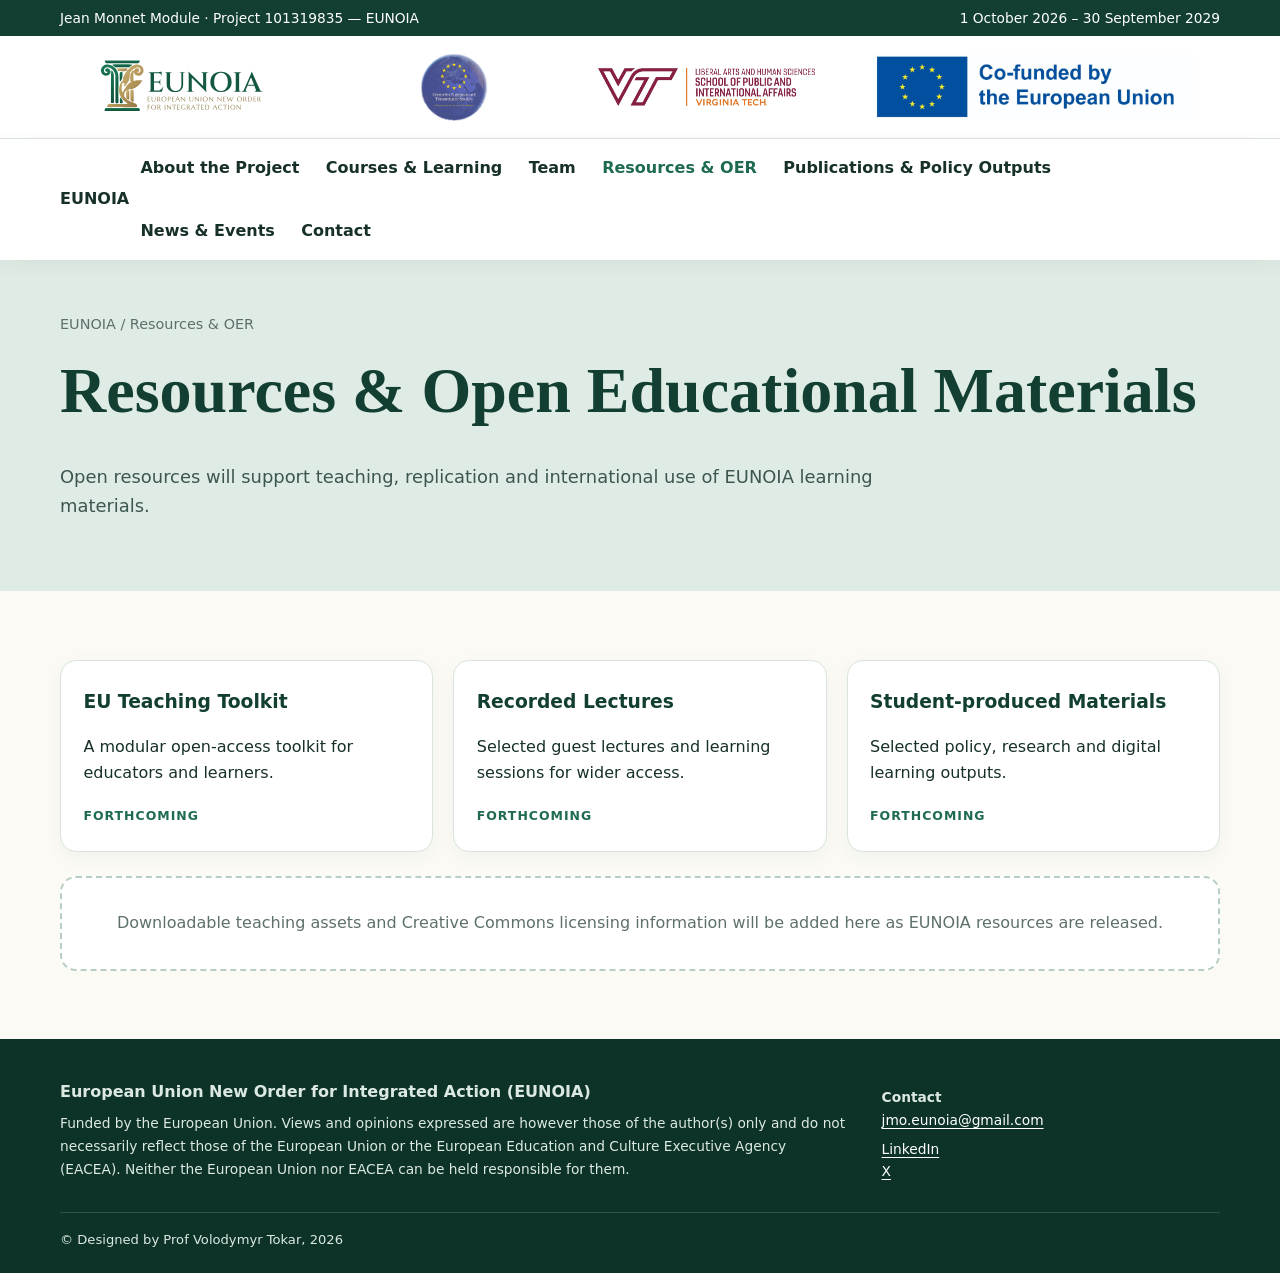
<file: resources.html>
<!doctype html>
<html lang="en">

<head>
    <meta charset="utf-8">

    <meta
        name="viewport"
        content="width=device-width,initial-scale=1"
    >

    <meta
        name="description"
        content="EUNOIA open educational resources, teaching toolkit, recorded lectures and student materials."
    >

    <title>Resources & OER | EUNOIA</title>

    <link
        rel="stylesheet"
        href="assets/css/style.css"
    >
</head>

<body>

    <a class="skip" href="#main">
        Skip to content
    </a>


    <!-- Top Line -->

    <div class="topline">
        <div class="wrap">

            <span>
                Jean Monnet Module · Project 101319835 — EUNOIA
            </span>

            <span>
                1 October 2026 – 30 September 2029
            </span>

        </div>
    </div>


    <!-- Header -->

    <header class="brandbar">
        <div class="wrap logos">

            <a class="logo-link" href="index.html" aria-label="Go to the EUNOIA homepage"><img
                src="assets/images/eunoia-logo.svg"
                alt="EUNOIA — European Union New Order for Integrated Action"
            ></a>

            <img
                src="assets/images/ceuts-logo.png"
                alt="Center for European Union and Transatlantic Studies"
            >

            <a class="logo-link" href="https://spia.vt.edu/" target="_blank" rel="noopener noreferrer" aria-label="Visit Virginia Tech School of Public and International Affairs"><img
                src="assets/images/virginia-tech.jpg"
                alt="Virginia Tech"
            ></a>

            <img
                src="assets/images/eu-funded.png"
                alt="Co-funded by the European Union"
            >

        </div>
    </header>


    <!-- Navigation -->

    <nav
        class="nav"
        aria-label="Main navigation"
    >
        <div class="wrap">

            <strong>
                EUNOIA
            </strong>

            <button
                class="mobile-btn"
                aria-expanded="false"
                aria-label="Open navigation"
            >
                Menu
            </button>

            <div class="menu">

                <a
                    href="index.html"
                    class=""
                >
                    About the Project
                </a>

                <a
                    href="courses.html"
                    class=""
                >
                    Courses & Learning
                </a>

                <a
                    href="team.html"
                    class=""
                >
                    Team
                </a>

                <a
                    href="resources.html"
                    class="active"
                >
                    Resources & OER
                </a>

                <a
                    href="publications.html"
                    class=""
                >
                    Publications & Policy Outputs
                </a>

                <a
                    href="news.html"
                    class=""
                >
                    News & Events
                </a>

                <a
                    href="contact.html"
                    class=""
                >
                    Contact
                </a>

            </div>

        </div>
    </nav>


    <!-- Main Content -->

    <main id="main">


        <!-- Page Header -->

        <section class="pagehead">
            <div class="wrap">

                <div class="crumb">
                    EUNOIA / Resources & OER
                </div>

                <h1>
                    Resources & Open Educational Materials
                </h1>

                <p class="lead">
                    Open resources will support teaching, replication and
                    international use of EUNOIA learning materials.
                </p>

            </div>
        </section>


        <!-- Resources -->

        <section class="section">
            <div class="wrap">

                <div class="grid grid-3">


                    <!-- EU Teaching Toolkit -->

                    <div class="card">

                        <h3>
                            EU Teaching Toolkit
                        </h3>

                        <p>
                            A modular open-access toolkit for educators
                            and learners.
                        </p>

                        <span class="tag">
                            Forthcoming
                        </span>

                    </div>


                    <!-- Recorded Lectures -->

                    <div class="card">

                        <h3>
                            Recorded Lectures
                        </h3>

                        <p>
                            Selected guest lectures and learning sessions
                            for wider access.
                        </p>

                        <span class="tag">
                            Forthcoming
                        </span>

                    </div>


                    <!-- Student-produced Materials -->

                    <div class="card">

                        <h3>
                            Student-produced Materials
                        </h3>

                        <p>
                            Selected policy, research and digital
                            learning outputs.
                        </p>

                        <span class="tag">
                            Forthcoming
                        </span>

                    </div>

                </div>


                <!-- Forthcoming Resources -->

                <div
                    class="placeholder"
                    style="margin-top:1.5rem"
                >
                    Downloadable teaching assets and Creative Commons
                    licensing information will be added here as EUNOIA
                    resources are released.
                </div>

            </div>
        </section>

    </main>


    <!-- Footer -->

    <footer
        class="footer"
        id="site-footer"
    ></footer>


    <!-- JavaScript -->

    <script src="assets/js/site.js"></script>

</body>

</html>
</file>
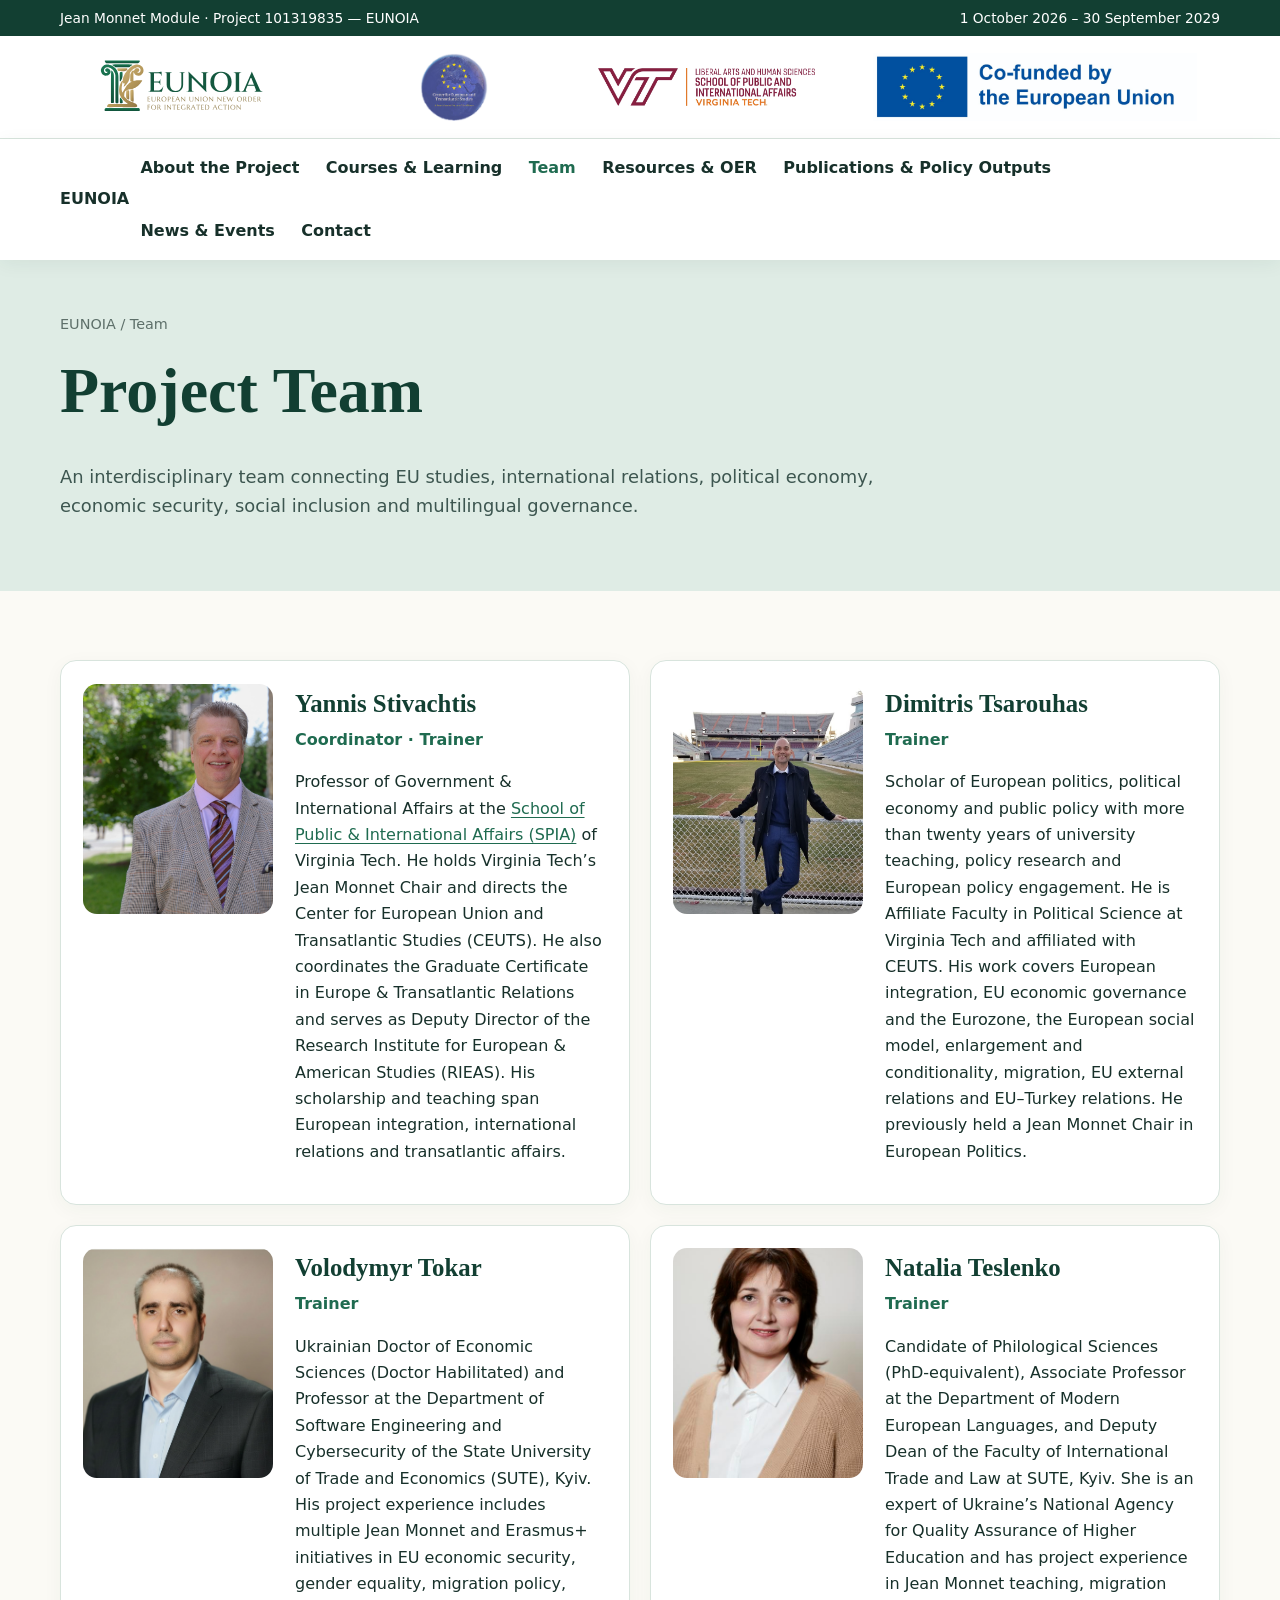
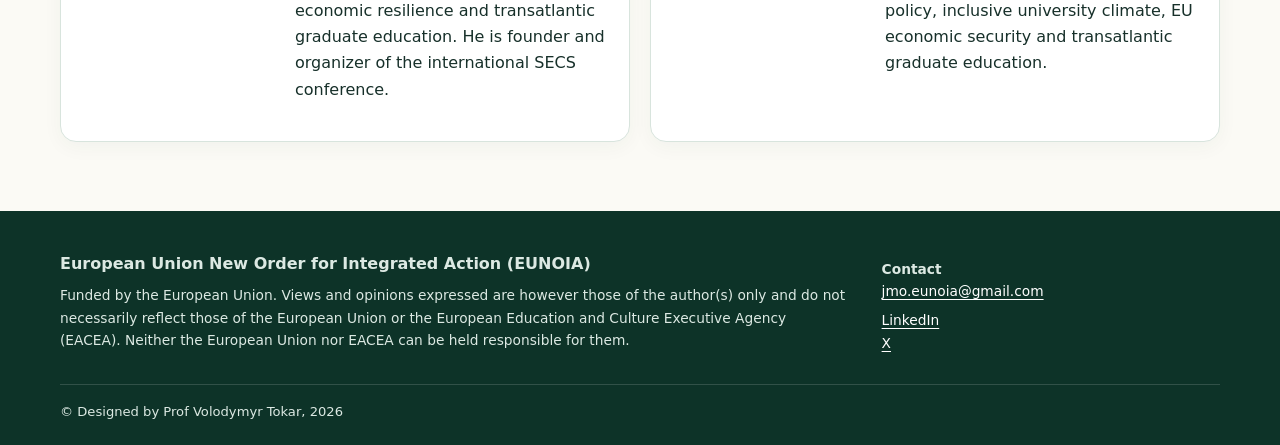
<file: team.html>
<!doctype html>
<html lang="en">

<head>
    <meta charset="utf-8">

    <meta
        name="viewport"
        content="width=device-width,initial-scale=1"
    >

    <meta
        name="description"
        content="Meet the EUNOIA project coordinator and trainers."
    >

    <title>Team | EUNOIA</title>

    <link
        rel="stylesheet"
        href="assets/css/style.css"
    >
</head>

<body>

    <a class="skip" href="#main">
        Skip to content
    </a>


    <!-- Top Line -->

    <div class="topline">
        <div class="wrap">

            <span>
                Jean Monnet Module · Project 101319835 — EUNOIA
            </span>

            <span>
                1 October 2026 – 30 September 2029
            </span>

        </div>
    </div>


    <!-- Header -->

    <header class="brandbar">
        <div class="wrap logos">

            <a class="logo-link" href="index.html" aria-label="Go to the EUNOIA homepage"><img
                src="assets/images/eunoia-logo.svg"
                alt="EUNOIA — European Union New Order for Integrated Action"
            ></a>

            <img
                src="assets/images/ceuts-logo.png"
                alt="Center for European Union and Transatlantic Studies"
            >

            <a class="logo-link" href="https://spia.vt.edu/" target="_blank" rel="noopener noreferrer" aria-label="Visit Virginia Tech School of Public and International Affairs"><img
                src="assets/images/virginia-tech.jpg"
                alt="Virginia Tech"
            ></a>

            <img
                src="assets/images/eu-funded.png"
                alt="Co-funded by the European Union"
            >

        </div>
    </header>


    <!-- Navigation -->

    <nav
        class="nav"
        aria-label="Main navigation"
    >
        <div class="wrap">

            <strong>
                EUNOIA
            </strong>

            <button
                class="mobile-btn"
                aria-expanded="false"
                aria-label="Open navigation"
            >
                Menu
            </button>

            <div class="menu">

                <a
                    href="index.html"
                    class=""
                >
                    About the Project
                </a>

                <a
                    href="courses.html"
                    class=""
                >
                    Courses & Learning
                </a>

                <a
                    href="team.html"
                    class="active"
                >
                    Team
                </a>

                <a
                    href="resources.html"
                    class=""
                >
                    Resources & OER
                </a>

                <a
                    href="publications.html"
                    class=""
                >
                    Publications & Policy Outputs
                </a>

                <a
                    href="news.html"
                    class=""
                >
                    News & Events
                </a>

                <a
                    href="contact.html"
                    class=""
                >
                    Contact
                </a>

            </div>

        </div>
    </nav>


    <!-- Main Content -->

    <main id="main">


        <!-- Page Header -->

        <section class="pagehead">
            <div class="wrap">

                <div class="crumb">
                    EUNOIA / Team
                </div>

                <h1>
                    Project Team
                </h1>

                <p class="lead">
                    An interdisciplinary team connecting EU studies,
                    international relations, political economy, economic
                    security, social inclusion and multilingual governance.
                </p>

            </div>
        </section>


        <!-- Project Team -->

        <section class="section">
            <div class="wrap">

                <div class="grid team">


                    <!-- Yannis Stivachtis -->

                    <article class="card person">

                        <img
                            src="assets/images/yannis-stivachtis.jpg"
                            alt="Portrait of Yannis Stivachtis"
                        >

                        <div>

                            <h2>
                                Yannis Stivachtis
                            </h2>

                            <div class="role">
                                Coordinator · Trainer
                            </div>

                            <p>
                                Professor of Government & International Affairs
                                at the <a href="https://spia.vt.edu/" target="_blank" rel="noopener noreferrer">School of Public &amp; International Affairs (SPIA)</a> of Virginia Tech. He holds Virginia Tech’s
                                Jean Monnet Chair and directs the Center for
                                European Union and Transatlantic Studies (CEUTS).
                                He also coordinates the Graduate Certificate in
                                Europe & Transatlantic Relations and serves as
                                Deputy Director of the Research Institute for
                                European & American Studies (RIEAS). His
                                scholarship and teaching span European
                                integration, international relations and
                                transatlantic affairs.
                            </p>

                        </div>

                    </article>


                    <!-- Dimitris Tsarouhas -->

                    <article class="card person">

                        <img
                            src="assets/images/dimitris-tsarouhas.jpg"
                            alt="Portrait of Dimitris Tsarouhas"
                        >

                        <div>

                            <h2>
                                Dimitris Tsarouhas
                            </h2>

                            <div class="role">
                                Trainer
                            </div>

                            <p>
                                Scholar of European politics, political economy
                                and public policy with more than twenty years of
                                university teaching, policy research and
                                European policy engagement. He is Affiliate
                                Faculty in Political Science at Virginia Tech
                                and affiliated with CEUTS. His work covers
                                European integration, EU economic governance
                                and the Eurozone, the European social model,
                                enlargement and conditionality, migration,
                                EU external relations and EU–Turkey relations.
                                He previously held a Jean Monnet Chair in
                                European Politics.
                            </p>

                        </div>

                    </article>


                    <!-- Volodymyr Tokar -->

                    <article class="card person">

                        <img
                            src="assets/images/volodymyr-tokar.jpg"
                            alt="Portrait of Volodymyr Tokar"
                        >

                        <div>

                            <h2>
                                Volodymyr Tokar
                            </h2>

                            <div class="role">
                                Trainer
                            </div>

                            <p>
                                Ukrainian Doctor of Economic Sciences
                                (Doctor Habilitated) and Professor at the
                                Department of Software Engineering and
                                Cybersecurity of the State University of Trade
                                and Economics (SUTE), Kyiv. His project
                                experience includes multiple Jean Monnet and
                                Erasmus+ initiatives in EU economic security,
                                gender equality, migration policy, economic
                                resilience and transatlantic graduate
                                education. He is founder and organizer of the
                                international SECS conference.
                            </p>

                        </div>

                    </article>


                    <!-- Natalia Teslenko -->

                    <article class="card person">

                        <img
                            src="assets/images/natalia-teslenko.jpg"
                            alt="Portrait of Natalia Teslenko"
                        >

                        <div>

                            <h2>
                                Natalia Teslenko
                            </h2>

                            <div class="role">
                                Trainer
                            </div>

                            <p>
                                Candidate of Philological Sciences
                                (PhD-equivalent), Associate Professor at the
                                Department of Modern European Languages, and
                                Deputy Dean of the Faculty of International
                                Trade and Law at SUTE, Kyiv. She is an expert
                                of Ukraine’s National Agency for Quality
                                Assurance of Higher Education and has project
                                experience in Jean Monnet teaching, migration
                                policy, inclusive university climate,
                                EU economic security and transatlantic
                                graduate education.
                            </p>

                        </div>

                    </article>

                </div>

            </div>
        </section>

    </main>


    <!-- Footer -->

    <footer
        class="footer"
        id="site-footer"
    ></footer>


    <!-- JavaScript -->

    <script src="assets/js/site.js"></script>

</body>

</html>
</file>
<file: assets/css/style.css>
:root{--forest:#123f32;--green:#1f6b50;--emerald:#2e8b65;--sage:#dfece5;--mist:#f4f8f5;--cream:#fbfaf5;--ink:#17302a;--muted:#5e706a;--line:#d8e4dd;--eu:#0759a5;--gold:#ffcc00;--white:#fff;--shadow:0 14px 40px rgba(18,63,50,.10)}
*{box-sizing:border-box}html{scroll-behavior:smooth}body{margin:0;font-family:Inter,ui-sans-serif,system-ui,-apple-system,BlinkMacSystemFont,"Segoe UI",sans-serif;color:var(--ink);background:var(--cream);line-height:1.65}a{color:var(--green);text-decoration-thickness:1px;text-underline-offset:3px}a:hover{color:var(--forest)}img{max-width:100%;display:block}.skip{position:absolute;left:-9999px}.skip:focus{left:1rem;top:1rem;background:#fff;padding:.7rem;z-index:999}.wrap{width:min(1160px,92vw);margin:auto}.topline{background:var(--forest);color:#fff;font-size:.86rem}.topline .wrap{display:flex;justify-content:space-between;gap:1rem;padding:.42rem 0}.brandbar{background:#fff;border-bottom:1px solid var(--line)}.logos{min-height:102px;display:grid;grid-template-columns:1.15fr 1fr 1fr 1.7fr;align-items:center;gap:2.2rem;padding:1rem 0}.logos img{width:100%;height:68px;object-fit:contain}.nav{background:#fff;position:sticky;top:0;z-index:20;box-shadow:0 4px 18px rgba(18,63,50,.06)}.nav .wrap{display:flex;align-items:center;justify-content:space-between}.nav a{color:var(--ink);text-decoration:none;font-weight:650;padding:1rem .7rem;display:inline-block}.nav a:hover,.nav a.active{color:var(--green)}.menu{display:flex;gap:.25rem;flex-wrap:wrap}.mobile-btn{display:none;border:0;background:var(--sage);padding:.6rem .8rem;border-radius:8px;font-weight:700}.hero{background:linear-gradient(125deg,var(--forest),#185d46 60%,#2b7b5d);color:#fff;position:relative;overflow:hidden}.hero:after{content:"";position:absolute;width:420px;height:420px;border:1px solid rgba(255,255,255,.12);border-radius:50%;right:-110px;top:-190px;box-shadow:0 0 0 70px rgba(255,255,255,.035),0 0 0 140px rgba(255,255,255,.025)}.hero .wrap{padding:5.6rem 0 5rem;position:relative;z-index:1}.eyebrow{text-transform:uppercase;letter-spacing:.13em;font-weight:800;font-size:.78rem;color:#bfe2d1}.hero h1{font-family:Georgia,"Times New Roman",serif;font-size:clamp(2.7rem,6vw,5.3rem);line-height:.98;margin:.45rem 0 1.2rem;max-width:900px}.hero p{font-size:1.16rem;max-width:790px;color:#e4f0ea}.hero-meta{display:flex;flex-wrap:wrap;gap:.65rem;margin-top:1.7rem}.pill{border:1px solid rgba(255,255,255,.3);border-radius:999px;padding:.42rem .78rem;background:rgba(255,255,255,.08);font-size:.9rem}.btn{display:inline-block;background:var(--green);color:#fff!important;text-decoration:none;border-radius:9px;padding:.75rem 1rem;font-weight:750}.btn.alt{background:#fff;color:var(--forest)!important;border:1px solid var(--line)}.section{padding:4.3rem 0}.section.soft{background:var(--mist)}.section h2,.pagehead h1{font-family:Georgia,"Times New Roman",serif;color:var(--forest)}.section h2{font-size:clamp(2rem,4vw,3rem);margin:.1rem 0 .9rem}.lead{font-size:1.12rem;color:#3d5650;max-width:850px}.grid{display:grid;gap:1.25rem}.grid-3{grid-template-columns:repeat(3,1fr)}.grid-2{grid-template-columns:repeat(2,1fr)}.card{background:#fff;border:1px solid var(--line);border-radius:16px;padding:1.4rem;box-shadow:0 5px 20px rgba(18,63,50,.045)}.card h3{margin:.2rem 0 .55rem;color:var(--forest)}.stat{font-size:2rem;font-weight:850;color:var(--green)}.workplan .card{border-top:4px solid var(--emerald)}.pagehead{background:var(--sage);padding:3.3rem 0}.pagehead h1{font-size:clamp(2.5rem,5vw,4.3rem);margin:.1rem 0}.crumb{font-size:.9rem;color:var(--muted)}.accordion{border:1px solid var(--line);border-radius:14px;background:#fff;margin:1rem 0;overflow:hidden}.accordion button{width:100%;border:0;background:#fff;text-align:left;padding:1.25rem 1.4rem;display:flex;justify-content:space-between;gap:1rem;color:var(--forest);font:inherit;font-weight:800;font-size:1.06rem;cursor:pointer}.accordion button:hover{background:var(--mist)}.accordion .content{display:none;padding:0 1.4rem 1.4rem}.accordion.open .content{display:block}.unit-meta{color:var(--green);font-weight:700}.team{grid-template-columns:repeat(2,1fr)}.person{display:grid;grid-template-columns:190px 1fr;gap:1.35rem;align-items:start}.person img{width:190px;height:230px;object-fit:cover;border-radius:14px;background:var(--sage)}.person h2{font-size:1.55rem;margin:0}.role{color:var(--green);font-weight:800;margin:.15rem 0 .7rem}.publication{border-left:4px solid var(--emerald)}.publication h3{font-size:1rem;line-height:1.5}.links{display:flex;flex-wrap:wrap;gap:.55rem;margin-top:.8rem}.links a{font-size:.9rem;background:var(--mist);border:1px solid var(--line);border-radius:999px;padding:.35rem .7rem;text-decoration:none;font-weight:700}.placeholder{border:2px dashed #b8cec2;background:#fff;border-radius:16px;padding:2rem;text-align:center;color:var(--muted)}.contactbox{max-width:760px;margin:auto;text-align:center}.contactmail{font-size:clamp(1.3rem,3vw,2.1rem);font-weight:800}.footer{background:#0d3328;color:#dce9e3;padding:2.5rem 0 1.4rem}.footer-grid{display:grid;grid-template-columns:1.4fr .6fr;gap:2rem}.footer p{font-size:.86rem;margin:.4rem 0}.footer a{color:#fff}.copyright{border-top:1px solid rgba(255,255,255,.15);margin-top:1.4rem;padding-top:1rem;font-size:.82rem}.social-disabled{opacity:.55;cursor:not-allowed}.tag{font-size:.78rem;text-transform:uppercase;letter-spacing:.08em;font-weight:800;color:var(--green)}ul.clean{padding-left:1.2rem}.notice{background:#fff8dc;border:1px solid #ead993;border-radius:12px;padding:1rem 1.2rem}.sr-only{position:absolute;width:1px;height:1px;padding:0;margin:-1px;overflow:hidden;clip:rect(0,0,0,0);white-space:nowrap;border:0}
@media(max-width:900px){.logos{grid-template-columns:repeat(2,1fr);gap:1rem}.logos img{height:55px}.grid-3,.grid-2,.team{grid-template-columns:1fr}.person{grid-template-columns:150px 1fr}.person img{width:150px;height:190px}.mobile-btn{display:block}.menu{display:none;position:absolute;left:0;right:0;top:100%;background:#fff;padding:.5rem 4vw 1rem;box-shadow:0 12px 20px rgba(0,0,0,.08)}.menu.open{display:block}.menu a{display:block;border-bottom:1px solid var(--line)}.footer-grid{grid-template-columns:1fr}}
@media(max-width:560px){.topline .wrap{display:block}.logos{grid-template-columns:1fr 1fr}.hero .wrap{padding:4rem 0}.person{grid-template-columns:1fr}.person img{width:100%;height:330px}.section{padding:3rem 0}}

/* Clickable partner logos: preserve grid layout and provide keyboard focus. */
.logos .logo-link{display:block;width:100%;text-decoration:none}
.logos .logo-link:focus-visible{outline:3px solid var(--green);outline-offset:4px;border-radius:4px}
</file>
